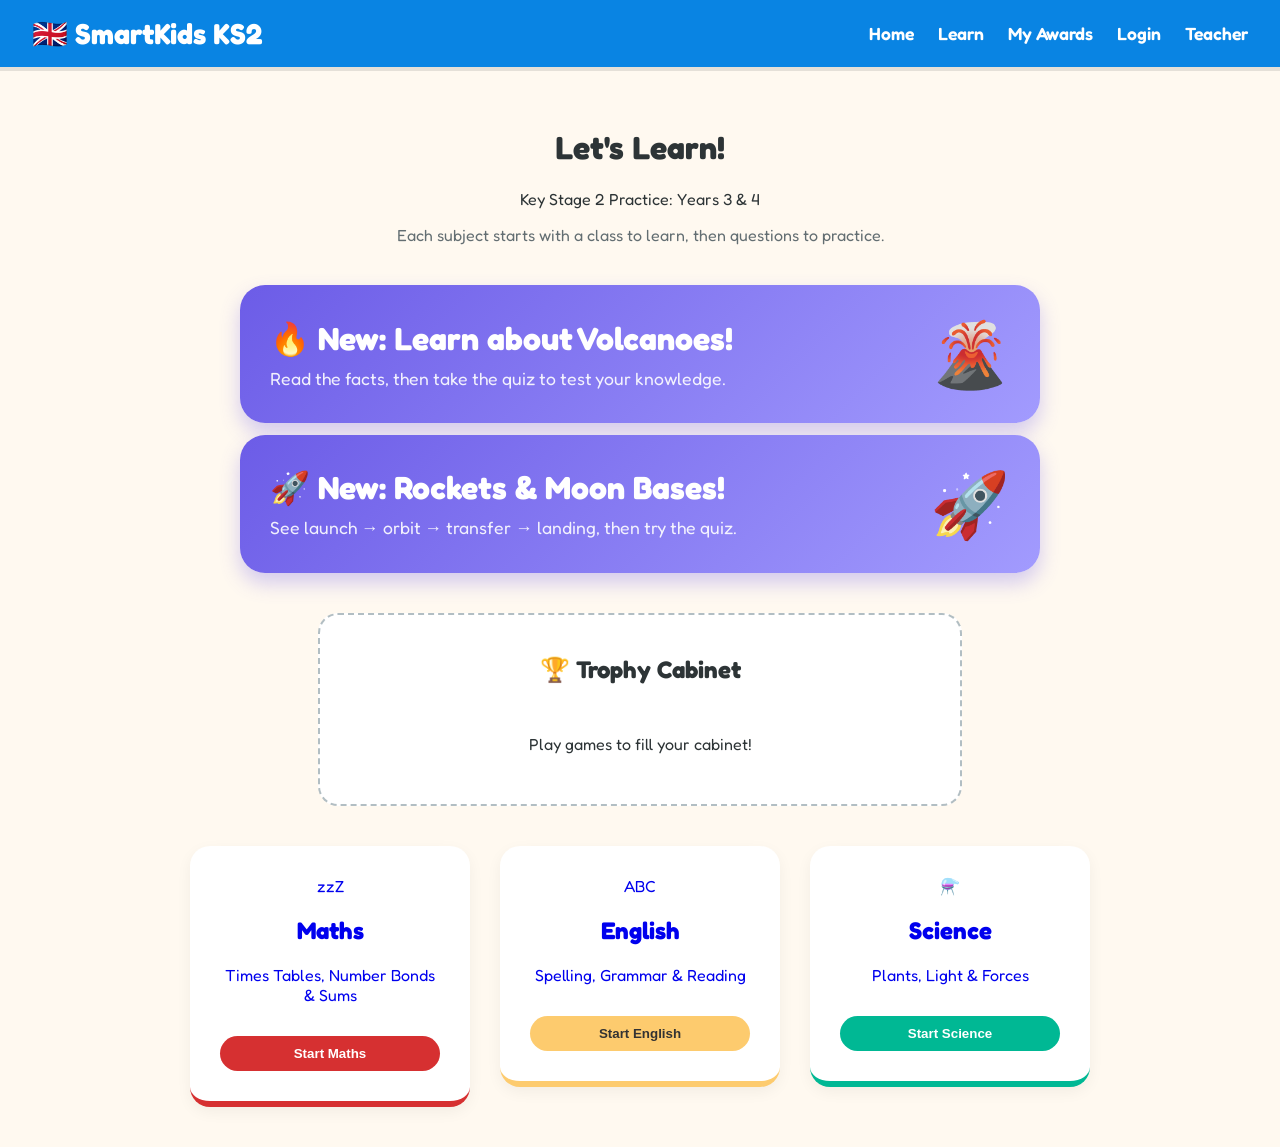
<file: index.html>
<!DOCTYPE html>
<html lang="en">
<head>
    <meta charset="UTF-8">
    <meta name="viewport" content="width=device-width, initial-scale=1.0">
    <title>SmartKids UK - Key Stage 2</title>
    <link rel="stylesheet" href="styles.css">
    <link href="https://fonts.googleapis.com/css2?family=Fredoka:wght@400;600&display=swap" rel="stylesheet">
</head>
<body>
    <header>
        <div class="logo">🇬🇧 SmartKids KS2</div>
        <nav>
            <a href="index.html" class="active">Home</a>
            <a href="learn.html">Learn</a>
            <a href="#awards">My Awards</a>
            <a href="login.html" id="loginLink">Login</a>
            <a href="teacher.html">Teacher</a>
        </nav>
    </header>

    <main>
        <div class="hero">
            <h1>Let's Learn!</h1>
            <p>Key Stage 2 Practice: Years 3 & 4</p>
            <p style="margin-top:8px;color:#636e72;">Each subject starts with a class to learn, then questions to practice.</p>
        </div>

        <!-- Featured Lesson -->
        <div class="featured-section">
            <a href="lesson_volcano.html" class="featured-card">
                <div class="featured-text">
                    <h2>🔥 New: Learn about Volcanoes!</h2>
                    <p>Read the facts, then take the quiz to test your knowledge.</p>
                </div>
                <div class="featured-icon">🌋</div>
            </a>
            <a href="lesson_rockets.html" class="featured-card" style="margin-top:12px;">
                <div class="featured-text">
                    <h2>🚀 New: Rockets & Moon Bases!</h2>
                    <p>See launch → orbit → transfer → landing, then try the quiz.</p>
                </div>
                <div class="featured-icon">🚀</div>
            </a>
        </div>

        <!-- Trophy Cabinet -->
        <div id="awards" class="awards-section">
            <h2>🏆 Trophy Cabinet</h2>
            <div class="trophy-shelf" id="trophyShelf">
                <p>Complete lessons to win trophies!</p>
            </div>
        </div>

        <div class="subject-container">
            <!-- Maths Card -->
            <a href="maths.html" style="text-decoration: none;">
                <div class="card maths">
                    <div class="icon">zzZ</div>
                    <h2>Maths</h2>
                    <p>Times Tables, Number Bonds & Sums</p>
                    <button>Start Maths</button>
                </div>
            </a>

            <!-- English Card -->
            <a href="english.html" style="text-decoration: none;">
                <div class="card english">
                    <div class="icon">ABC</div>
                    <h2>English</h2>
                    <p>Spelling, Grammar & Reading</p>
                    <button>Start English</button>
                </div>
            </a>

            <!-- Science Card -->
            <a href="science.html" style="text-decoration: none;">
                <div class="card science">
                    <div class="icon">⚗️</div>
                    <h2>Science</h2>
                    <p>Plants, Light & Forces</p>
                    <button>Start Science</button>
                </div>
            </a>
        </div>
    </main>

    <script>
        // Load Awards
        const mScore = parseInt(localStorage.getItem('mathsScore') || 0);
        const eScore = parseInt(localStorage.getItem('englishScore') || 0);
        const sScore = parseInt(localStorage.getItem('scienceScore') || 0);
        const mQ = parseInt(localStorage.getItem('mathsQuestions') || 0);
        const eQ = parseInt(localStorage.getItem('englishQuestions') || 0);
        const sQ = parseInt(localStorage.getItem('scienceQuestions') || 0);
        const studentName = localStorage.getItem('studentName');
        if (studentName) {
            const link = document.getElementById('loginLink');
            if (link) link.textContent = "Logged in: " + studentName;
        }
        
        const shelf = document.getElementById('trophyShelf');
        let trophies = "";
        
        // Maths Awards
        if (mScore >= 50) trophies += '<div class="trophy bronze" title="Maths Bronze">🥉<br><small>Maths</small></div>';
        if (mScore >= 100) trophies += '<div class="trophy silver" title="Maths Silver">🥈<br><small>Maths</small></div>';
        if (mScore >= 200) trophies += '<div class="trophy gold" title="Maths Gold">🥇<br><small>Maths</small></div>';
        const mMilestones = Math.floor(mQ/15);
        if (mMilestones > 0) trophies += `<div class="trophy bronze" title="Maths Q Milestone">🎖️<br><small>Q${mMilestones*15}</small></div>`;

        // English Awards
        if (eScore >= 50) trophies += '<div class="trophy bronze" title="English Bronze">🥉<br><small>English</small></div>';
        if (eScore >= 100) trophies += '<div class="trophy silver" title="English Silver">🥈<br><small>English</small></div>';
        if (eScore >= 200) trophies += '<div class="trophy gold" title="English Gold">🥇<br><small>English</small></div>';
        const eMilestones = Math.floor(eQ/15);
        if (eMilestones > 0) trophies += `<div class="trophy bronze" title="English Q Milestone">🎖️<br><small>Q${eMilestones*15}</small></div>`;

        // Science Awards
        if (sScore >= 50) trophies += '<div class="trophy bronze" title="Science Bronze">🥉<br><small>Science</small></div>';
        if (sScore >= 100) trophies += '<div class="trophy silver" title="Science Silver">🥈<br><small>Science</small></div>';
        if (sScore >= 200) trophies += '<div class="trophy gold" title="Science Gold">🥇<br><small>Science</small></div>';
        const sMilestones = Math.floor(sQ/15);
        if (sMilestones > 0) trophies += `<div class="trophy bronze" title="Science Q Milestone">🎖️<br><small>Q${sMilestones*15}</small></div>`;
        
        const rocketsBadge = localStorage.getItem('badgeRockets');
        if (rocketsBadge) trophies += '<div class="trophy gold" title="Rockets Badge">🚀<br><small>Rockets</small></div>';
        
        if (trophies) {
            shelf.innerHTML = trophies;
        } else {
            shelf.innerHTML = "<p>Play games to fill your cabinet!</p>";
        }
    </script>
</body>
</html>
</file>
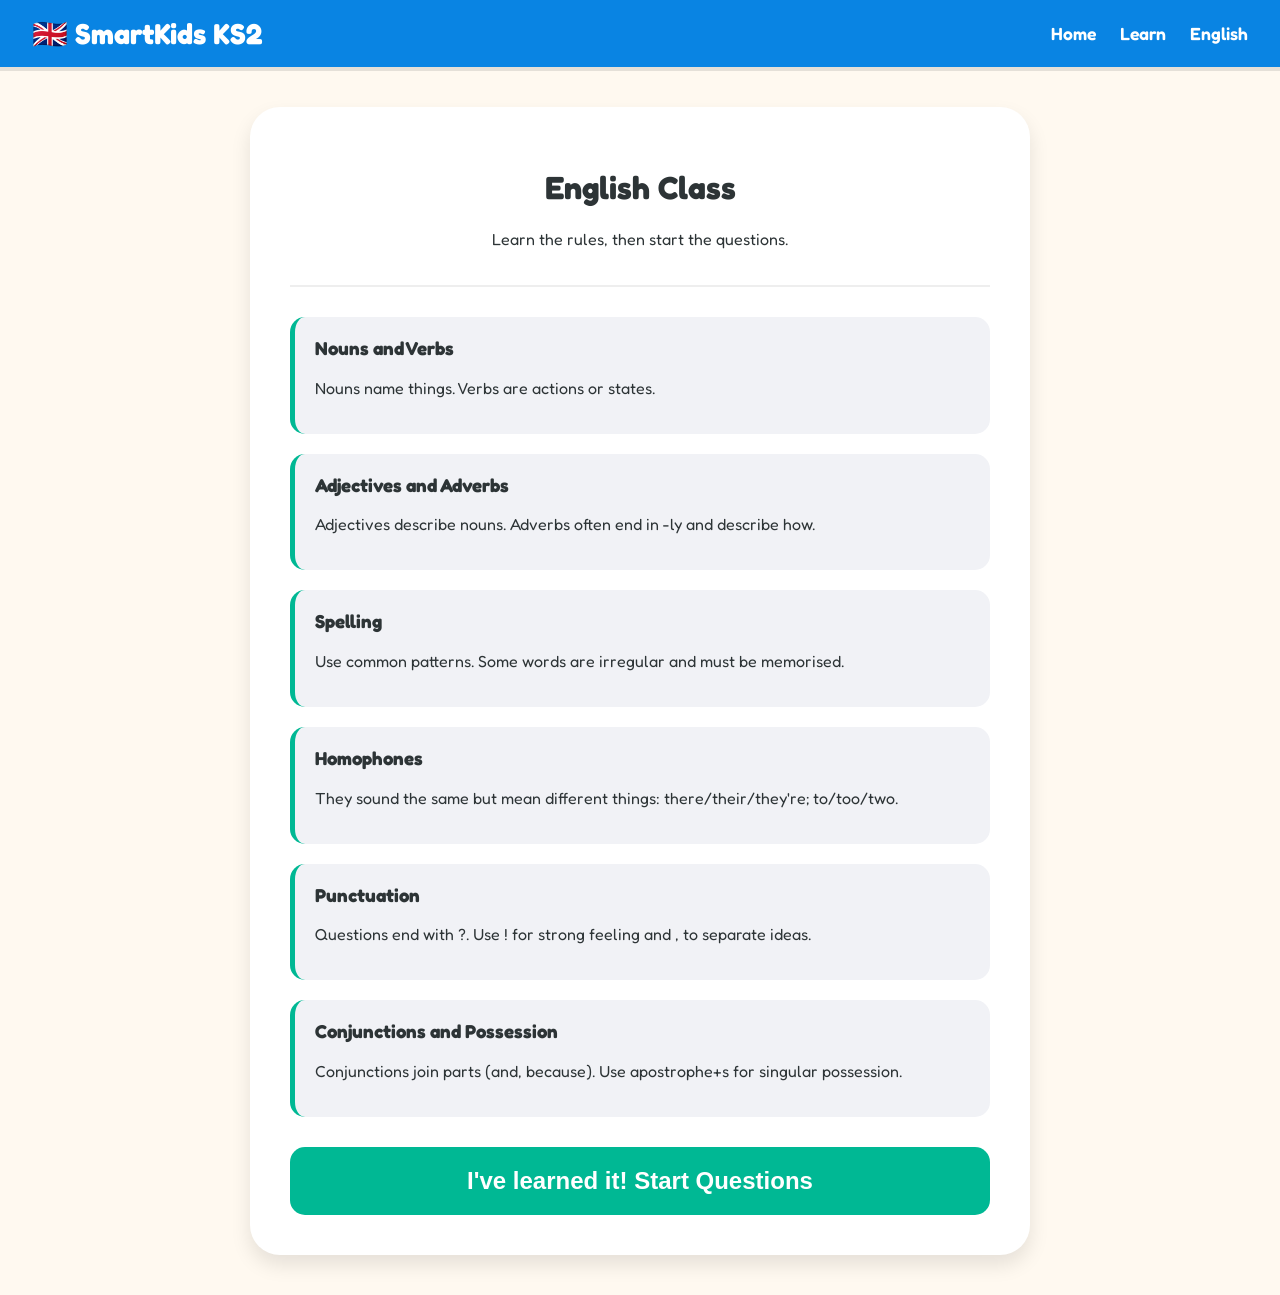
<file: english.html>
<!DOCTYPE html>
<html lang="en">
<head>
    <meta charset="UTF-8">
    <title>English Practice - KS2</title>
    <link rel="stylesheet" href="styles.css">
    <link href="https://fonts.googleapis.com/css2?family=Fredoka:wght@400;600&display=swap" rel="stylesheet">
</head>
<body class="english-theme">
    <header>
        <div class="logo">🇬🇧 SmartKids KS2</div>
        <nav>
            <a href="index.html">Home</a>
            <a href="learn.html">Learn</a>
            <a href="english.html" class="active">English</a>
        </nav>
    </header>

    <main>
        <div id="learn-section" class="lesson-card">
            <div class="lesson-header">
                <h1>English Class</h1>
                <p>Learn the rules, then start the questions.</p>
            </div>
            <div class="lesson-content">
                <div class="fact-box">
                    <h3>Nouns and Verbs</h3>
                    <p>Nouns name things. Verbs are actions or states.</p>
                </div>
                <div class="fact-box">
                    <h3>Adjectives and Adverbs</h3>
                    <p>Adjectives describe nouns. Adverbs often end in -ly and describe how.</p>
                </div>
                <div class="fact-box">
                    <h3>Spelling</h3>
                    <p>Use common patterns. Some words are irregular and must be memorised.</p>
                </div>
                <div class="fact-box">
                    <h3>Homophones</h3>
                    <p>They sound the same but mean different things: there/their/they're; to/too/two.</p>
                </div>
                <div class="fact-box">
                    <h3>Punctuation</h3>
                    <p>Questions end with ?. Use ! for strong feeling and , to separate ideas.</p>
                </div>
                <div class="fact-box">
                    <h3>Conjunctions and Possession</h3>
                    <p>Conjunctions join parts (and, because). Use apostrophe+s for singular possession.</p>
                </div>
            </div>
            <button class="start-quiz-btn" onclick="startQuiz()">I've learned it! Start Questions</button>
        </div>

        <div id="quiz-section" class="game-area" style="display:none;">
            <div class="score-board">
                <span>Score: <span id="scoreDisplay">0</span></span>
                <span>Grammar & Spelling</span>
            </div>

            <div id="gameContent">
                <div id="tipBox" class="tip-box"></div>
                <h2 id="question" style="font-size: 2rem;">Loading...</h2>
                <div id="options" class="options-grid">
                    <!-- Buttons will appear here -->
                </div>
            </div>

            <div id="feedback" class="feedback"></div>
            
            <p style="margin-top:30px; font-size: 0.9rem; color: #888;">
                Aligned to UK National Curriculum (KS2)
            </p>
        </div>
    </main>

    <script>
        const apiBase = location.hostname.endsWith('github.io') ? (localStorage.getItem('apiBase') || 'https://schooltrae-backend.onrender.com') : '';
        let currentScore = parseInt(localStorage.getItem('englishScore')) || 0;
        let currentQuestion = {};

        // Question Bank (KS2: Nouns, Verbs, Adjectives, Homophones, Spelling)
        const questions = [
            { q: "Which word is a NOUN?", tip: "A noun names a person, place or thing.", options: ["Run", "Happy", "Apple", "Quickly"], a: "Apple" },
            { q: "Which word is a VERB?", tip: "A verb is an action or being word.", options: ["Table", "Jump", "Blue", "Slowly"], a: "Jump" },
            { q: "Which word is an ADJECTIVE?", tip: "An adjective describes a noun.", options: ["Cat", "Sing", "Beautiful", "Tomorrow"], a: "Beautiful" },
            { q: "Choose the correct spelling:", tip: "Sound out the word and check common spelling patterns.", options: ["Becus", "Because", "Becuase", "Beacuse"], a: "Because" },
            { q: "Choose the correct spelling:", tip: "Double consonants are common after short vowels.", options: ["Necessary", "Neccessary", "Necesary", "Nesessary"], a: "Necessary" },
            { q: "Complete the sentence: <br> 'The cat sat on ___ mat.'", tip: "Use 'their' for possession; 'there' for place; 'they're' = they are.", options: ["their", "there", "they're", "their's"], a: "their" },
            { q: "Which is the plural of 'Child'?", tip: "Some plurals are irregular.", options: ["Childs", "Children", "Childrens", "Childes"], a: "Children" },
            { q: "Find the ADVERB:", tip: "An adverb often ends in -ly and describes how.", options: ["Loudly", "Loud", "Noise", "Shout"], a: "Loudly" },
            { q: "Which is a proper noun?", tip: "Proper nouns begin with a capital letter.", options: ["city", "london", "London", "town"], a: "London" },
            { q: "Past tense of 'Go':", tip: "Some verbs have irregular past tense forms.", options: ["Goed", "Gone", "Went", "Going"], a: "Went" },
            { q: "Choose the correct homophone: <br> 'We went ___ the park.'", tip: "'to' shows direction, 'too' means also, 'two' is the number.", options: ["to", "too", "two", "toe"], a: "to" },
            { q: "Choose the correct homophone: <br> 'That is ___ book.'", tip: "Use 'their' for possession.", options: ["their", "there", "they're", "theirs'"], a: "their" },
            { q: "Which needs a capital letter?", tip: "Days, places and names need capitals.", options: ["monday", "river thames", "london", "cat"], a: "london" },
            { q: "Which sentence is a QUESTION?", tip: "Questions usually end with a question mark.", options: ["The dog barked.", "Is it raining?", "I like cake.", "We played football."], a: "Is it raining?" },
            { q: "Pick the correct punctuation: <br> 'Stop ___' said Mum.", tip: "Exclamation marks show strong feeling.", options: [",", ".", "!", "?"], a: "!" },
            { q: "Which is a conjunction?", tip: "Conjunctions join words or clauses.", options: ["and", "happy", "quickly", "table"], a: "and" },
            { q: "Which shows possession correctly?", tip: "Use apostrophe + s for singular possession.", options: ["the dogs tail", "the dog's tail", "the dogs' tail", "the dog tail"], a: "the dog's tail" },
            { q: "Which word is a synonym of 'big'?", tip: "A synonym means the same or similar.", options: ["tiny", "large", "small", "little"], a: "large" },
            { q: "Which word is an antonym of 'hot'?", tip: "An antonym is an opposite.", options: ["warm", "spicy", "cold", "boiling"], a: "cold" },
            { q: "Past tense of 'See':", tip: "Think of common irregular pairs: go/went, see/saw.", options: ["Sees", "Seeing", "Saw", "Seen"], a: "Saw" },
            { q: "Which completes the sentence? <br> 'She ran ____ she was late.'", tip: "Conjunctions like 'because' give a reason.", options: ["because", "blue", "careful", "over"], a: "because" },
            { q: "Which sentence uses 'they're' correctly?", tip: "'they're' = 'they are'; 'their' shows possession; 'there' is place.", options: ["They're my friends.", "Their going home.", "There happy today.", "They're car is red."], a: "They're my friends." },
            { q: "Pick the correct spelling:", tip: "Use known spellings of months.", options: ["Febuary", "Febrary", "February", "Feburary"], a: "February" },
            { q: "Which is a fronted adverbial?", tip: "Fronted adverbials go at the start and are followed by a comma.", options: ["Quickly", "He ran quickly.", "After lunch, we went outside.", "Lunch"], a: "After lunch, we went outside." }
        ];

        updateScoreUI();

        function startQuiz() {
            const learn = document.getElementById('learn-section');
            const quiz = document.getElementById('quiz-section');
            if (learn) learn.style.display = 'none';
            if (quiz) quiz.style.display = 'block';
            generateQuestion();
        }

        function generateQuestion() {
            // Pick random question
            const index = Math.floor(Math.random() * questions.length);
            currentQuestion = questions[index];

            document.getElementById('question').innerHTML = currentQuestion.q;
            document.getElementById('tipBox').innerText = currentQuestion.tip || "Read carefully and think about the grammar rule.";
            
            const optionsDiv = document.getElementById('options');
            optionsDiv.innerHTML = "";

            // Shuffle options logic (optional, but keeping simple for now)
            // We just render them as is for simplicity, or could shuffle if needed.
            // Let's simple shuffle to make it replayable.
            let opts = [...currentQuestion.options];
            opts.sort(() => Math.random() - 0.5);

            opts.forEach(opt => {
                const btn = document.createElement('button');
                btn.className = 'option-btn';
                btn.innerText = opt;
                btn.onclick = () => checkAnswer(opt);
                optionsDiv.appendChild(btn);
            });
        }

        function checkAnswer(selected) {
            const feedback = document.getElementById('feedback');

            if (selected === currentQuestion.a) {
                currentScore += 10;
                feedback.innerText = "Correct! 🌟";
                feedback.className = "feedback correct";
                checkAwards(currentScore);
            } else {
                currentScore = Math.max(0, currentScore - 5);
                feedback.innerText = `Oops! The answer was: ${currentQuestion.a}`;
                feedback.className = "feedback wrong";
            }

            const qKey = 'englishQuestions';
            let qCount = parseInt(localStorage.getItem(qKey) || 0);
            qCount += 1;
            localStorage.setItem(qKey, qCount);
            if (qCount % 15 === 0) {
                alert(`🎖️ English Milestone: ${qCount} questions completed!`);
            }

            localStorage.setItem('englishScore', currentScore);
            updateScoreUI();
            reportProgress();
            
            // Disable buttons temporarily
            const btns = document.querySelectorAll('.option-btn');
            btns.forEach(b => b.disabled = true);

            setTimeout(() => {
                feedback.innerText = "";
                generateQuestion();
            }, 2000);
        }

        function updateScoreUI() {
            document.getElementById('scoreDisplay').innerText = currentScore;
        }

        function checkAwards(score) {
            if (score === 50) alert("🏆 New Award: Bronze Bookworm!");
            if (score === 100) alert("🏆 New Award: Silver Storyteller!");
            if (score === 200) alert("🏆 New Award: Gold Grammarian!");
        }

        async function reportProgress() {
            const sid = localStorage.getItem('studentId');
            if (!sid) return;
            const questionsCount = parseInt(localStorage.getItem('englishQuestions') || 0);
            try {
                await fetch((apiBase || '') + '/api/progress', {
                    method: 'POST',
                    headers: {'Content-Type':'application/json'},
                    body: JSON.stringify({studentId: sid, subject: 'english', scoreTotal: currentScore, questionsCount})
                });
            } catch (e) {}
        }
    </script>
</body>
</html>
</file>
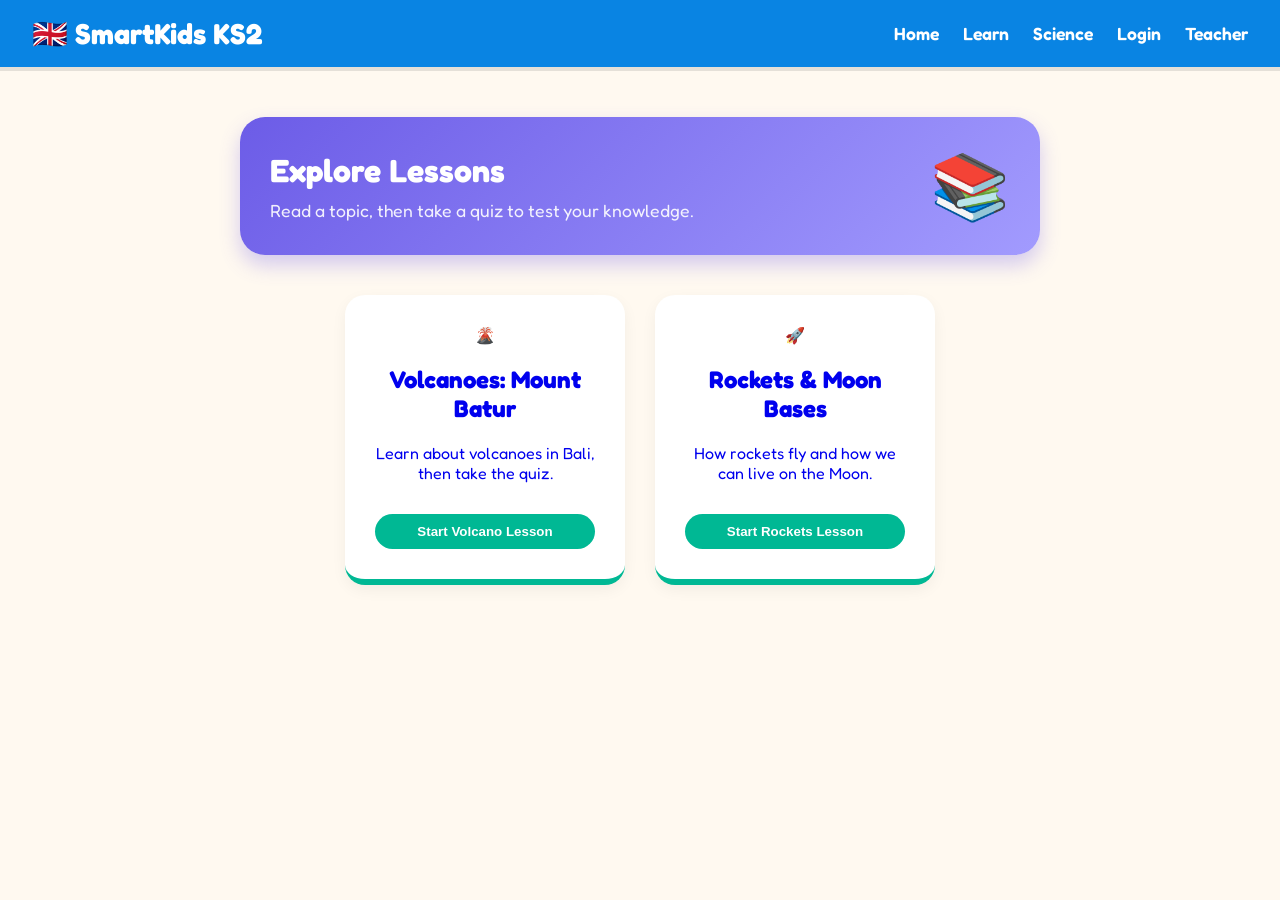
<file: learn.html>
<!DOCTYPE html>
<html lang="en">
<head>
    <meta charset="UTF-8">
    <meta name="viewport" content="width=device-width, initial-scale=1.0">
    <title>Learn Hub - SmartKids KS2</title>
    <link rel="stylesheet" href="styles.css">
    <link href="https://fonts.googleapis.com/css2?family=Fredoka:wght@400;600&display=swap" rel="stylesheet">
</head>
<body class="science-theme">
    <header>
        <div class="logo">🇬🇧 SmartKids KS2</div>
        <nav>
            <a href="index.html">Home</a>
            <a href="learn.html" class="active">Learn</a>
            <a href="science.html">Science</a>
            <a href="login.html">Login</a>
            <a href="teacher.html">Teacher</a>
        </nav>
    </header>

    <main>
        <div class="featured-section" style="margin-top:10px;">
            <div class="featured-card" style="display:flex;align-items:center;gap:16px;">
                <div class="featured-text">
                    <h2>Explore Lessons</h2>
                    <p>Read a topic, then take a quiz to test your knowledge.</p>
                </div>
                <div class="featured-icon">📚</div>
            </div>
        </div>

        <div class="subject-container">
            <a href="lesson_volcano.html" style="text-decoration:none;">
                <div class="card science">
                    <div class="icon">🌋</div>
                    <h2>Volcanoes: Mount Batur</h2>
                    <p>Learn about volcanoes in Bali, then take the quiz.</p>
                    <button>Start Volcano Lesson</button>
                </div>
            </a>

            <a href="lesson_rockets.html" style="text-decoration:none;">
                <div class="card science">
                    <div class="icon">🚀</div>
                    <h2>Rockets & Moon Bases</h2>
                    <p>How rockets fly and how we can live on the Moon.</p>
                    <button>Start Rockets Lesson</button>
                </div>
            </a>
        </div>
    </main>
</body>
</html>
</file>
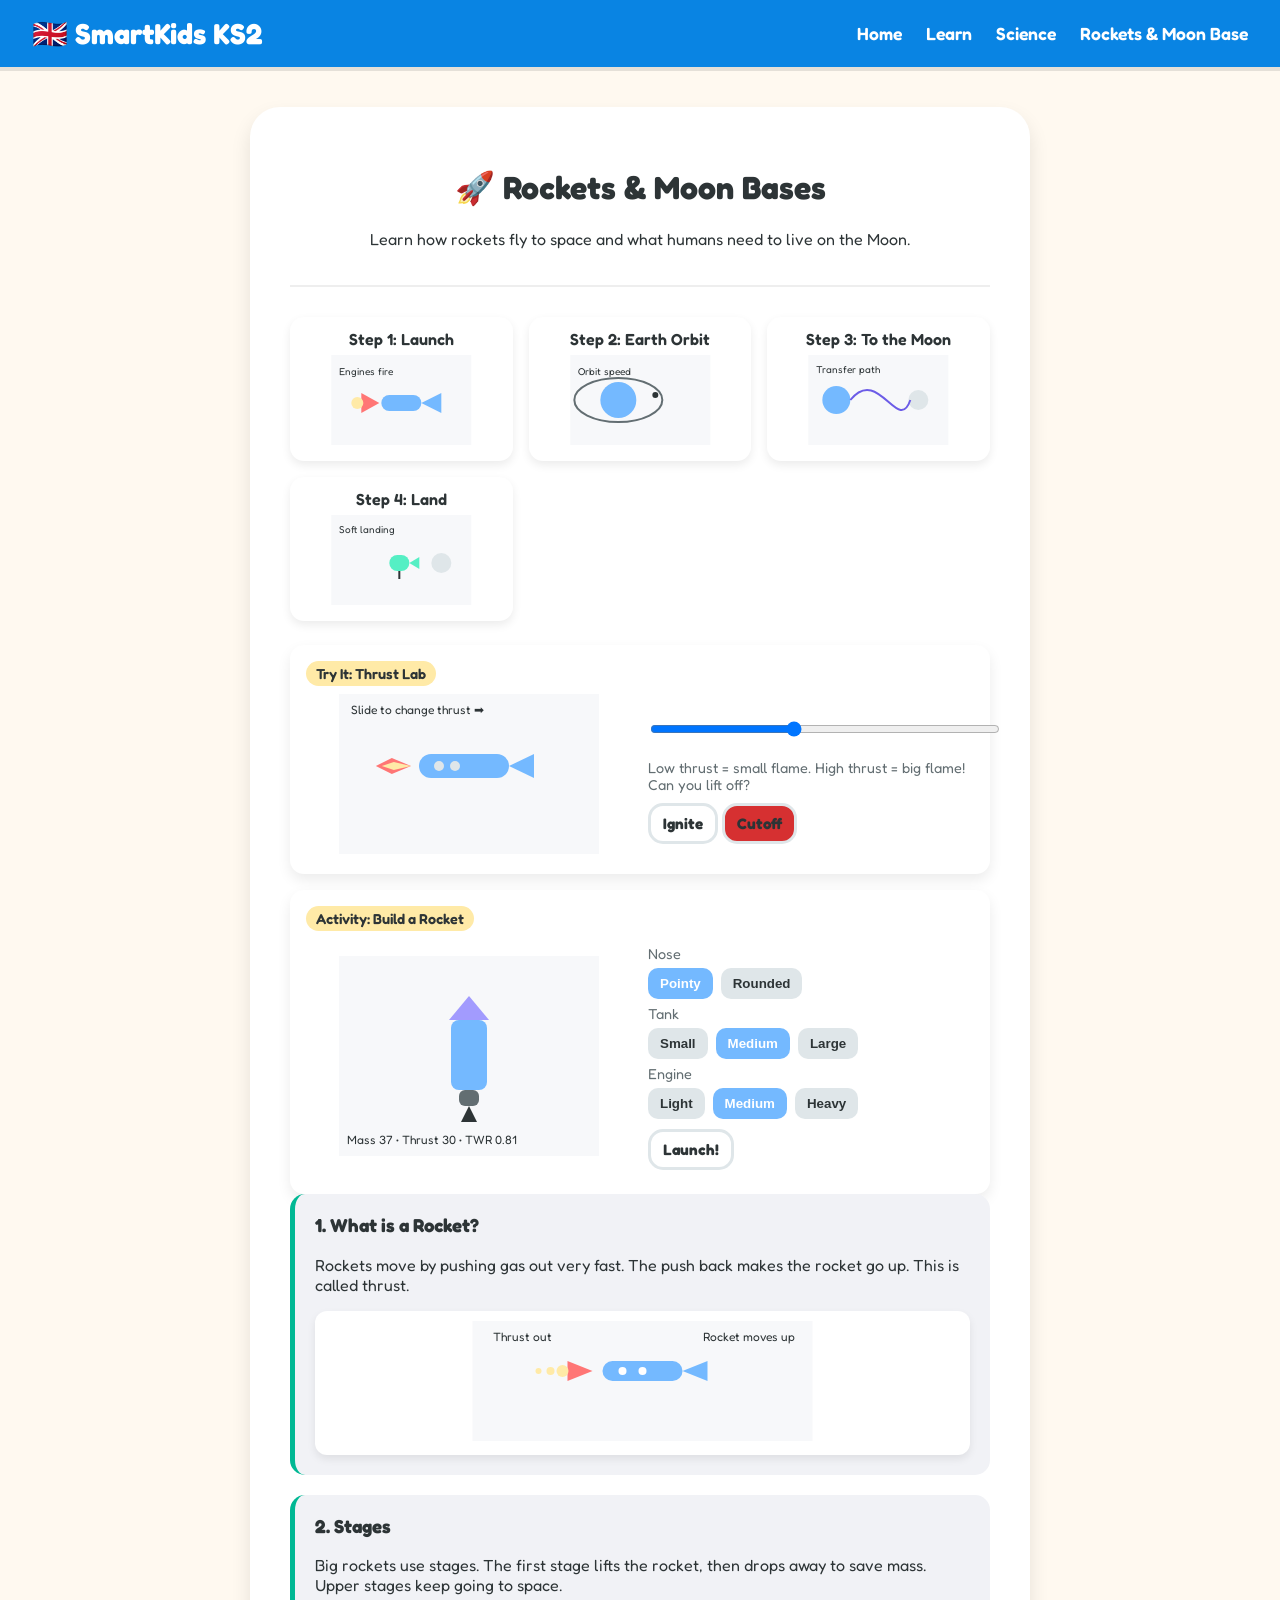
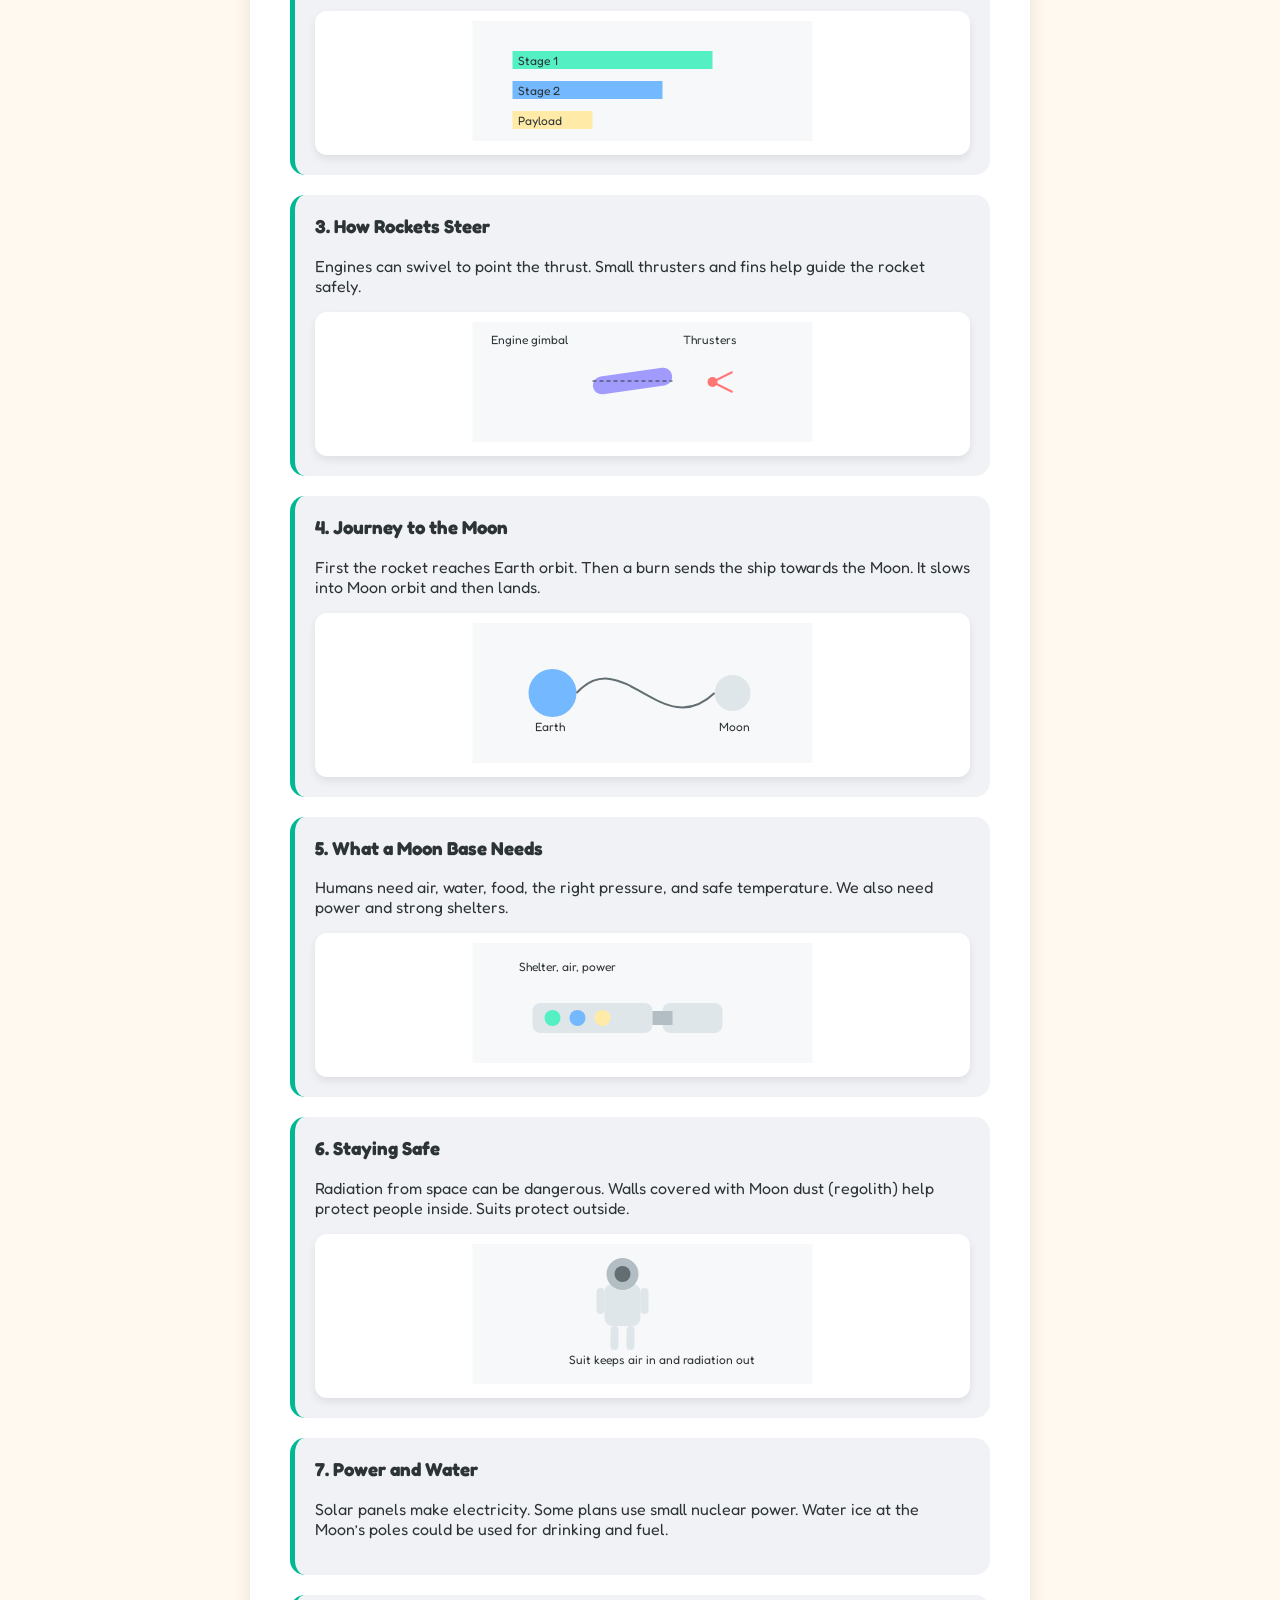
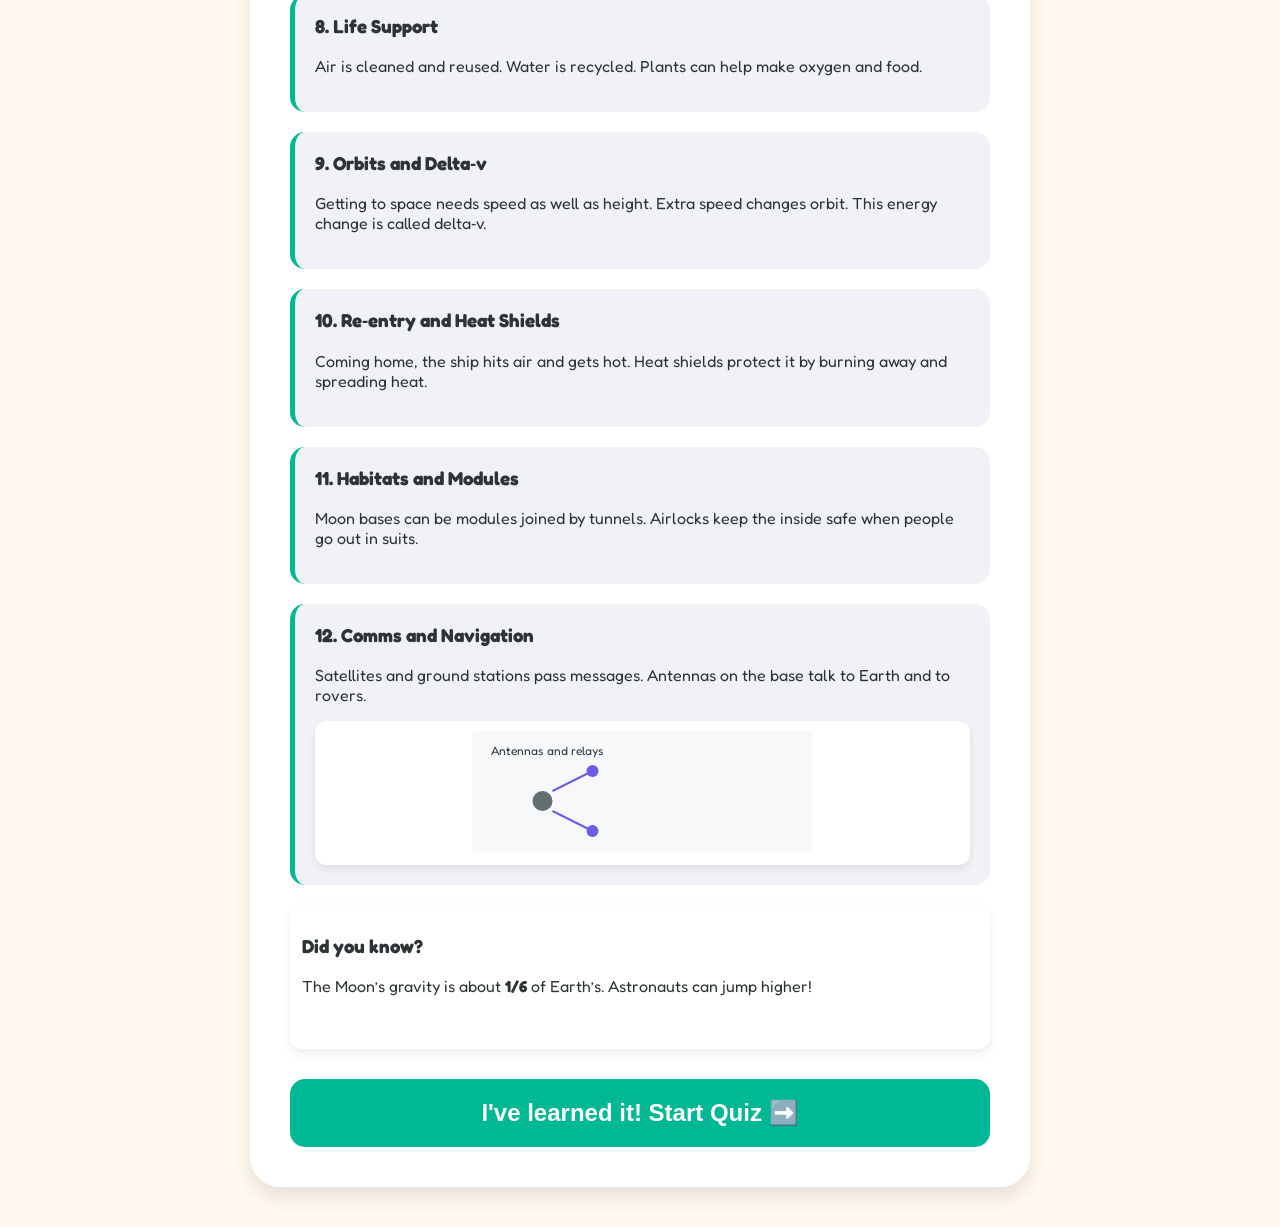
<file: lesson_rockets.html>
<!DOCTYPE html>
<html lang="en">
<head>
    <meta charset="UTF-8">
    <title>Learn: Space Rockets & Moon Bases - SmartKids</title>
    <link rel="stylesheet" href="styles.css">
    <link href="https://fonts.googleapis.com/css2?family=Fredoka:wght@400;600&display=swap" rel="stylesheet">
        <style>
            .lab-card {background:#fff;border-radius:14px;padding:16px;box-shadow:0 6px 14px rgba(0,0,0,0.08)}
            .lab-row {display:grid;grid-template-columns:1fr 1fr;gap:16px;align-items:center}
            .badge {display:inline-block;background:#ffeaa7;color:#2d3436;border-radius:999px;padding:4px 10px;font-weight:600;font-size:0.9rem;margin-bottom:8px}
            .mini-note {font-size:0.9rem;color:#636e72;margin-top:6px}
            .pulse {animation:pulse 1.8s ease-in-out infinite}
            @keyframes pulse {0%{transform:scale(1)}50%{transform:scale(1.05)}100%{transform:scale(1)}}
            .flip {perspective:1000px}
            .flip-inner {position:relative;transform-style:preserve-3d;transition:transform .6s}
            .flip:hover .flip-inner {transform:rotateY(180deg)}
            .flip-face {position:relative;min-height:120px;background:#fff;border-radius:12px;box-shadow:0 4px 10px rgba(0,0,0,0.08);padding:12px;backface-visibility:hidden}
            .flip-back {transform:rotateY(180deg);position:absolute;top:0;left:0;right:0;bottom:0}
            .option-btn.tiny {padding:8px 12px;font-size:0.95rem}
            .choice-row {display:flex;flex-wrap:wrap;gap:8px;margin:6px 0 2px}
            .choice-btn {border:none;border-radius:10px;padding:8px 12px;background:#dfe6e9;color:#2d3436;font-weight:600;cursor:pointer}
            .choice-btn.active {background:#74b9ff;color:#fff}
            .status-chip {display:inline-block;border-radius:999px;padding:4px 10px;font-weight:700}
            .status-ok {background:#55efc4;color:#2d3436}
            .status-warn {background:#ffeaa7;color:#2d3436}
            .status-bad {background:#fab1a0;color:#2d3436}
        </style>
</head>
<body class="science-theme">
    <header>
        <div class="logo">🇬🇧 SmartKids KS2</div>
        <nav>
            <a href="index.html">Home</a>
            <a href="learn.html">Learn</a>
            <a href="science.html">Science</a>
            <a href="#" class="active">Rockets & Moon Base</a>
        </nav>
    </header>

    <main>
        <div id="learn-section" class="lesson-card">
            <div class="lesson-header">
                <h1>🚀 Rockets & Moon Bases</h1>
                <p>Learn how rockets fly to space and what humans need to live on the Moon.</p>
            </div>

            <div style="display:grid;grid-template-columns:repeat(auto-fit,minmax(180px,1fr));gap:16px;margin:10px 0 24px;">
                <div style="background:#fff;border-radius:14px;padding:12px;box-shadow:0 4px 10px rgba(0,0,0,0.08);text-align:center;">
                    <div style="font-weight:600;margin-bottom:6px;">Step 1: Launch</div>
                    <svg viewBox="0 0 140 90" width="100%" height="90" xmlns="http://www.w3.org/2000/svg">
                        <rect x="0" y="0" width="140" height="90" fill="#f7f8fa"/>
                        <rect x="50" y="40" width="40" height="16" rx="8" fill="#74b9ff"/>
                        <polygon points="90,48 110,58 110,38" fill="#74b9ff"/>
                        <polygon points="48,48 30,38 30,58" fill="#ff7675"/>
                        <circle cx="26" cy="48" r="6" fill="#ffeaa7"/>
                        <text x="8" y="20" fill="#2d3436" font-size="10" font-family="Fredoka">Engines fire</text>
                    </svg>
                </div>
                <div style="background:#fff;border-radius:14px;padding:12px;box-shadow:0 4px 10px rgba(0,0,0,0.08);text-align:center;">
                    <div style="font-weight:600;margin-bottom:6px;">Step 2: Earth Orbit</div>
                    <svg viewBox="0 0 140 90" width="100%" height="90" xmlns="http://www.w3.org/2000/svg">
                        <rect x="0" y="0" width="140" height="90" fill="#f7f8fa"/>
                        <circle cx="48" cy="45" r="18" fill="#74b9ff"/>
                        <ellipse cx="48" cy="45" rx="44" ry="22" fill="none" stroke="#636e72" stroke-width="2"/>
                        <circle cx="85" cy="40" r="3" fill="#2d3436"/>
                        <text x="8" y="20" fill="#2d3436" font-size="10" font-family="Fredoka">Orbit speed</text>
                    </svg>
                </div>
                <div style="background:#fff;border-radius:14px;padding:12px;box-shadow:0 4px 10px rgba(0,0,0,0.08);text-align:center;">
                    <div style="font-weight:600;margin-bottom:6px;">Step 3: To the Moon</div>
                    <svg viewBox="0 0 140 90" width="100%" height="90" xmlns="http://www.w3.org/2000/svg">
                        <rect x="0" y="0" width="140" height="90" fill="#f7f8fa"/>
                        <circle cx="28" cy="45" r="14" fill="#74b9ff"/>
                        <circle cx="110" cy="45" r="10" fill="#dfe6e9"/>
                        <path d="M 42 45 C 70 10, 90 80, 102 45" fill="none" stroke="#6c5ce7" stroke-width="2"/>
                        <text x="8" y="18" fill="#2d3436" font-size="10" font-family="Fredoka">Transfer path</text>
                    </svg>
                </div>
                <div style="background:#fff;border-radius:14px;padding:12px;box-shadow:0 4px 10px rgba(0,0,0,0.08);text-align:center;">
                    <div style="font-weight:600;margin-bottom:6px;">Step 4: Land</div>
                    <svg viewBox="0 0 140 90" width="100%" height="90" xmlns="http://www.w3.org/2000/svg">
                        <rect x="0" y="0" width="140" height="90" fill="#f7f8fa"/>
                        <circle cx="110" cy="48" r="10" fill="#dfe6e9"/>
                        <rect x="58" y="40" width="20" height="16" rx="8" fill="#55efc4"/>
                        <polygon points="78,48 88,54 88,42" fill="#55efc4"/>
                        <line x1="68" y1="56" x2="68" y2="64" stroke="#2d3436" stroke-width="2"/>
                        <text x="8" y="18" fill="#2d3436" font-size="10" font-family="Fredoka">Soft landing</text>
                    </svg>
                </div>
            </div>

            <div class="lesson-content">
                <div class="lab-card">
                    <span class="badge">Try It: Thrust Lab</span>
                    <div class="lab-row">
                        <div>
                            <svg id="thrustLab" viewBox="0 0 260 160" width="100%" height="160" xmlns="http://www.w3.org/2000/svg">
                                <rect x="0" y="0" width="260" height="160" fill="#f7f8fa"/>
                                <!-- Rocket body -->
                                <g transform="translate(80,40)">
                                    <rect x="0" y="20" width="90" height="24" rx="12" fill="#74b9ff"/>
                                    <polygon points="90,32 115,44 115,20" fill="#74b9ff"/>
                                    <circle cx="20" cy="32" r="5" fill="#dfe6e9"/>
                                    <circle cx="36" cy="32" r="5" fill="#dfe6e9"/>
                                </g>
                                <!-- Flame (dynamic width/length) -->
                                <g transform="translate(80,40)">
                                    <polygon id="flame" points="-8,32 -28,40 -44,32 -28,24" fill="#ff7675" class="pulse"/>
                                    <polygon id="flameCore" points="-8,32 -22,36 -36,32 -22,28" fill="#ffeaa7"/>
                                </g>
                                <text x="12" y="20" fill="#2d3436" font-size="12" font-family="Fredoka">Slide to change thrust ➡</text>
                            </svg>
                        </div>
                        <div>
                            <input id="throttle" type="range" min="0" max="100" value="40" style="width:100%;">
                            <div class="mini-note">Low thrust = small flame. High thrust = big flame! Can you lift off?</div>
                            <div style="margin-top:10px;">
                                <button class="option-btn tiny" id="igniteBtn">Ignite</button>
                                <button class="option-btn tiny" id="cutoffBtn" style="background:#d63031;">Cutoff</button>
                            </div>
                        </div>
                    </div>
                </div>

                <div class="lab-card" style="margin-top:16px;">
                    <span class="badge">Activity: Build a Rocket</span>
                    <div class="lab-row">
                        <div>
                            <svg id="builderSvg" viewBox="0 0 260 200" width="100%" height="200" xmlns="http://www.w3.org/2000/svg">
                                <rect x="0" y="0" width="260" height="200" fill="#f7f8fa"/>
                                <g id="rocketGroup" transform="translate(110,40)">
                                    <polygon id="nose" points="20,0 0,24 40,24" fill="#a29bfe"/>
                                    <rect id="tank" x="2" y="24" width="36" height="70" rx="8" fill="#74b9ff"/>
                                    <rect id="engine" x="10" y="94" width="20" height="16" rx="6" fill="#636e72"/>
                                    <polygon id="nozzle" points="20,110 12,126 28,126" fill="#2d3436"/>
                                    <polygon id="builderFlame" points="20,126 0,134 -14,126 0,118" fill="#ff7675" opacity="0"/>
                                    <polygon id="builderFlameCore" points="20,126 6,130 -6,126 6,122" fill="#ffeaa7" opacity="0"/>
                                </g>
                                <text id="twrlbl" x="8" y="188" fill="#2d3436" font-size="12" font-family="Fredoka"></text>
                            </svg>
                        </div>
                        <div>
                            <div>
                                <div class="mini-note">Nose</div>
                                <div class="choice-row">
                                    <button id="nosePointy" class="choice-btn">Pointy</button>
                                    <button id="noseRounded" class="choice-btn">Rounded</button>
                                </div>
                            </div>
                            <div>
                                <div class="mini-note">Tank</div>
                                <div class="choice-row">
                                    <button id="tankSmall" class="choice-btn">Small</button>
                                    <button id="tankMedium" class="choice-btn">Medium</button>
                                    <button id="tankLarge" class="choice-btn">Large</button>
                                </div>
                            </div>
                            <div>
                                <div class="mini-note">Engine</div>
                                <div class="choice-row">
                                    <button id="engLight" class="choice-btn">Light</button>
                                    <button id="engMedium" class="choice-btn">Medium</button>
                                    <button id="engHeavy" class="choice-btn">Heavy</button>
                                </div>
                            </div>
                            <div style="margin-top:10px;">
                                <button id="launchBtn" class="option-btn tiny">Launch!</button>
                                <div id="launchMsg" class="mini-note" style="margin-top:8px;"></div>
                            </div>
                        </div>
                    </div>
                </div>

                <div class="fact-box">
                    <h3>1. What is a Rocket?</h3>
                    <p>Rockets move by pushing gas out very fast. The push back makes the rocket go up. This is called thrust.</p>
                    <div style="background:#fff;border-radius:12px;padding:10px;box-shadow:0 4px 8px rgba(0,0,0,0.08);text-align:center;">
                        <svg viewBox="0 0 340 120" width="100%" height="120" xmlns="http://www.w3.org/2000/svg">
                            <rect x="0" y="0" width="340" height="120" fill="#f7f8fa"/>
                            <g>
                                <rect x="130" y="40" width="80" height="20" fill="#74b9ff" rx="10"/>
                                <polygon points="210,50 235,60 235,40" fill="#74b9ff"/>
                                <circle cx="150" cy="50" r="4" fill="#fff"/>
                                <circle cx="170" cy="50" r="4" fill="#fff"/>
                            </g>
                            <g>
                                <polygon points="120,50 95,40 95,60" fill="#ff7675"/>
                                <circle cx="90" cy="50" r="6" fill="#ffeaa7"/>
                                <circle cx="78" cy="50" r="4" fill="#ffeaa7"/>
                                <circle cx="66" cy="50" r="3" fill="#ffeaa7"/>
                            </g>
                            <text x="20" y="20" fill="#2d3436" font-size="12" font-family="Fredoka">Thrust out</text>
                            <text x="230" y="20" fill="#2d3436" font-size="12" font-family="Fredoka">Rocket moves up</text>
                        </svg>
                    </div>
                </div>

                <div class="fact-box">
                    <h3>2. Stages</h3>
                    <p>Big rockets use stages. The first stage lifts the rocket, then drops away to save mass. Upper stages keep going to space.</p>
                    <div style="background:#fff;border-radius:12px;padding:10px;box-shadow:0 4px 8px rgba(0,0,0,0.08);">
                        <svg viewBox="0 0 340 120" width="100%" height="120" xmlns="http://www.w3.org/2000/svg">
                            <rect x="0" y="0" width="340" height="120" fill="#f7f8fa"/>
                            <rect x="40" y="30" width="200" height="18" fill="#55efc4"/>
                            <text x="45" y="44" fill="#2d3436" font-size="12" font-family="Fredoka">Stage 1</text>
                            <rect x="40" y="60" width="150" height="18" fill="#74b9ff"/>
                            <text x="45" y="74" fill="#2d3436" font-size="12" font-family="Fredoka">Stage 2</text>
                            <rect x="40" y="90" width="80" height="18" fill="#ffeaa7"/>
                            <text x="45" y="104" fill="#2d3436" font-size="12" font-family="Fredoka">Payload</text>
                        </svg>
                    </div>
                </div>

                <div class="fact-box">
                    <h3>3. How Rockets Steer</h3>
                    <p>Engines can swivel to point the thrust. Small thrusters and fins help guide the rocket safely.</p>
                    <div style="background:#fff;border-radius:12px;padding:10px;box-shadow:0 4px 8px rgba(0,0,0,0.08);text-align:center;">
                        <svg viewBox="0 0 340 120" width="100%" height="120" xmlns="http://www.w3.org/2000/svg">
                            <rect x="0" y="0" width="340" height="120" fill="#f7f8fa"/>
                            <g>
                                <rect x="120" y="50" width="80" height="18" fill="#a29bfe" rx="9" transform="rotate(-8 160 59)"/>
                                <line x1="120" y1="59" x2="200" y2="59" stroke="#2d3436" stroke-dasharray="4 3"/>
                            </g>
                            <g>
                                <circle cx="240" cy="60" r="5" fill="#ff7675"/>
                                <line x1="240" y1="60" x2="260" y2="50" stroke="#ff7675" stroke-width="2"/>
                                <line x1="240" y1="60" x2="260" y2="70" stroke="#ff7675" stroke-width="2"/>
                            </g>
                            <text x="18" y="22" fill="#2d3436" font-size="12" font-family="Fredoka">Engine gimbal</text>
                            <text x="210" y="22" fill="#2d3436" font-size="12" font-family="Fredoka">Thrusters</text>
                        </svg>
                    </div>
                </div>

                <div class="fact-box">
                    <h3>4. Journey to the Moon</h3>
                    <p>First the rocket reaches Earth orbit. Then a burn sends the ship towards the Moon. It slows into Moon orbit and then lands.</p>
                    <div style="background:#fff;border-radius:12px;padding:10px;box-shadow:0 4px 8px rgba(0,0,0,0.08);text-align:center;">
                        <svg viewBox="0 0 340 140" width="100%" height="140" xmlns="http://www.w3.org/2000/svg">
                            <rect x="0" y="0" width="340" height="140" fill="#f7f8fa"/>
                            <circle cx="80" cy="70" r="24" fill="#74b9ff"/>
                            <circle cx="260" cy="70" r="18" fill="#dfe6e9"/>
                            <path d="M 104 70 C 150 20, 190 120, 242 70" fill="none" stroke="#636e72" stroke-width="2"/>
                            <text x="62" y="108" fill="#2d3436" font-size="12" font-family="Fredoka">Earth</text>
                            <text x="246" y="108" fill="#2d3436" font-size="12" font-family="Fredoka">Moon</text>
                        </svg>
                    </div>
                </div>

                <div class="fact-box">
                    <h3>5. What a Moon Base Needs</h3>
                    <p>Humans need air, water, food, the right pressure, and safe temperature. We also need power and strong shelters.</p>
                    <div style="background:#fff;border-radius:12px;padding:10px;box-shadow:0 4px 8px rgba(0,0,0,0.08);text-align:center;">
                        <svg viewBox="0 0 340 120" width="100%" height="120" xmlns="http://www.w3.org/2000/svg">
                            <rect x="0" y="0" width="340" height="120" fill="#f7f8fa"/>
                            <rect x="60" y="60" width="120" height="30" rx="8" fill="#dfe6e9"/>
                            <rect x="190" y="60" width="60" height="30" rx="8" fill="#dfe6e9"/>
                            <rect x="180" y="68" width="20" height="14" fill="#b2bec3"/>
                            <circle cx="80" cy="75" r="8" fill="#55efc4"/>
                            <circle cx="105" cy="75" r="8" fill="#74b9ff"/>
                            <circle cx="130" cy="75" r="8" fill="#ffeaa7"/>
                            <text x="46" y="28" fill="#2d3436" font-size="12" font-family="Fredoka">Shelter, air, power</text>
                        </svg>
                    </div>
                </div>

                <div class="fact-box">
                    <h3>6. Staying Safe</h3>
                    <p>Radiation from space can be dangerous. Walls covered with Moon dust (regolith) help protect people inside. Suits protect outside.</p>
                    <div style="background:#fff;border-radius:12px;padding:10px;box-shadow:0 4px 8px rgba(0,0,0,0.08);text-align:center;">
                        <svg viewBox="0 0 340 140" width="100%" height="140" xmlns="http://www.w3.org/2000/svg">
                            <rect x="0" y="0" width="340" height="140" fill="#f7f8fa"/>
                            <!-- Simple spacesuit -->
                            <g transform="translate(150,30)">
                                <rect x="-18" y="10" width="36" height="42" rx="8" fill="#dfe6e9"/>
                                <circle cx="0" cy="0" r="16" fill="#b2bec3"/>
                                <rect x="-26" y="14" width="8" height="26" rx="4" fill="#dfe6e9"/>
                                <rect x="18" y="14" width="8" height="26" rx="4" fill="#dfe6e9"/>
                                <rect x="-12" y="52" width="8" height="24" rx="4" fill="#dfe6e9"/>
                                <rect x="4" y="52" width="8" height="24" rx="4" fill="#dfe6e9"/>
                                <circle cx="0" cy="0" r="8" fill="#636e72"/>
                            </g>
                            <text x="96" y="120" fill="#2d3436" font-size="12" font-family="Fredoka">Suit keeps air in and radiation out</text>
                        </svg>
                    </div>
                </div>

                <div class="fact-box">
                    <h3>7. Power and Water</h3>
                    <p>Solar panels make electricity. Some plans use small nuclear power. Water ice at the Moon’s poles could be used for drinking and fuel.</p>
                </div>

                <div class="fact-box">
                    <h3>8. Life Support</h3>
                    <p>Air is cleaned and reused. Water is recycled. Plants can help make oxygen and food.</p>
                </div>

                <div class="fact-box">
                    <h3>9. Orbits and Delta‑v</h3>
                    <p>Getting to space needs speed as well as height. Extra speed changes orbit. This energy change is called delta‑v.</p>
                </div>

                <div class="fact-box">
                    <h3>10. Re‑entry and Heat Shields</h3>
                    <p>Coming home, the ship hits air and gets hot. Heat shields protect it by burning away and spreading heat.</p>
                </div>

                <div class="fact-box">
                    <h3>11. Habitats and Modules</h3>
                    <p>Moon bases can be modules joined by tunnels. Airlocks keep the inside safe when people go out in suits.</p>
                </div>

                <div class="fact-box">
                    <h3>12. Comms and Navigation</h3>
                    <p>Satellites and ground stations pass messages. Antennas on the base talk to Earth and to rovers.</p>
                    <div style="background:#fff;border-radius:12px;padding:10px;box-shadow:0 4px 8px rgba(0,0,0,0.08);text-align:center;">
                        <svg viewBox="0 0 340 120" width="100%" height="120" xmlns="http://www.w3.org/2000/svg">
                            <rect x="0" y="0" width="340" height="120" fill="#f7f8fa"/>
                            <circle cx="70" cy="70" r="10" fill="#636e72"/>
                            <line x1="80" y1="60" x2="120" y2="40" stroke="#6c5ce7" stroke-width="2"/>
                            <circle cx="120" cy="40" r="6" fill="#6c5ce7"/>
                            <line x1="80" y1="80" x2="120" y2="100" stroke="#6c5ce7" stroke-width="2"/>
                            <circle cx="120" cy="100" r="6" fill="#6c5ce7"/>
                            <text x="18" y="24" fill="#2d3436" font-size="12" font-family="Fredoka">Antennas and relays</text>
                        </svg>
                    </div>
                </div>

                <div class="flip">
                    <div class="flip-inner">
                        <div class="flip-face">
                            <h3>Did you know?</h3>
                            <p>The Moon’s gravity is about <b>1/6</b> of Earth’s. Astronauts can jump higher!</p>
                        </div>
                        <div class="flip-face flip-back">
                            <h3>Fun fact!</h3>
                            <p>Water ice in shadowed craters can be split into oxygen and hydrogen—air and rocket fuel!</p>
                        </div>
                    </div>
                </div>
            </div>

            <button class="start-quiz-btn" onclick="startQuiz()">I've learned it! Start Quiz ➡️</button>
        </div>

        <div id="quiz-section" class="game-area" style="display: none; max-width: 700px;">
            <div class="score-board">
                <span>Score: <span id="scoreDisplay">0</span></span>
                <span>Rockets & Moon Base Quiz</span>
            </div>
            <div id="gameContent">
                <h2 id="question" style="font-size: 1.8rem; margin-bottom: 10px;">Loading...</h2>
                <p id="detail-text" style="color: #636e72; margin-bottom: 20px; font-style: italic;"></p>
                <div id="options" class="options-grid"></div>
            </div>
            <div id="feedback" class="feedback"></div>
        </div>
    </main>

    <script>
        const apiBase = location.hostname.endsWith('github.io') ? (localStorage.getItem('apiBase') || 'https://schooltrae-backend.onrender.com') : '';
        let currentScore = 0;
        let questionIndex = 0;

        const questions = [
            { q: "What makes a rocket move upward?", detail: "Think about push from the engine.", options: ["Wings flapping", "Thrust from fast gas", "Rope pulling it", "Magnets"], a: "Thrust from fast gas" },
            { q: "Why do big rockets use stages?", detail: "What happens after fuel is used?", options: ["To look cool", "To drop empty mass", "To make noise", "To carry fewer people"], a: "To drop empty mass" },
            { q: "How can rockets steer?", detail: "Engines can do this.", options: ["By flapping fins only", "By engine swivel and small thrusters", "By turning the steering wheel", "By moving windows"], a: "By engine swivel and small thrusters" },
            { q: "Which steps get a ship to the Moon?", detail: "Order matters.", options: ["Jump from Earth", "Orbit Earth, then burn to the Moon", "Fly straight line slowly", "Bounce off Mars first"], a: "Orbit Earth, then burn to the Moon" },
            { q: "What protects people from space radiation on the Moon?", detail: "Think of Moon dust.", options: ["Thin glass", "Regolith shielding", "Paper walls", "Umbrellas"], a: "Regolith shielding" },
            { q: "Which is needed inside a Moon habitat?", detail: "Humans need this to breathe.", options: ["Vacuum", "Oxygen and air pressure", "Extra radiation", "No power"], a: "Oxygen and air pressure" },
            { q: "How can a base get power?", detail: "Two common ideas.", options: ["Solar panels or small nuclear", "Kites only", "Candles", "Lightning bottles"], a: "Solar panels or small nuclear" },
            { q: "What can water ice at the poles be used for?", detail: "Two uses.", options: ["Decorations only", "Drinking and making fuel", "Cooling lava", "Catching meteors"], a: "Drinking and making fuel" },
            { q: "What helps clean air and give food in a base?", detail: "Green and useful.", options: ["Sand", "Plants", "Dust", "Rocks"], a: "Plants" },
            { q: "Which suit is needed to go outside?", detail: "Keeps you safe.", options: ["Diving suit", "Spacesuit", "Pyjamas", "Raincoat"], a: "Spacesuit" },
            { q: "What is delta‑v?", detail: "Linked to changing orbits.", options: ["Rocket paint", "Change in speed/energy", "Moon dust name", "Radio code"], a: "Change in speed/energy" },
            { q: "Why are heat shields needed?", detail: "Think about air heating.", options: ["To look shiny", "To protect during re‑entry", "To store fuel", "To hold tools"], a: "To protect during re‑entry" },
            { q: "What does an airlock do?", detail: "Between inside and outside.", options: ["Cools water", "Keeps pressure when people exit", "Holds soil", "Makes light"], a: "Keeps pressure when people exit" },
            { q: "How do bases talk to Earth?", detail: "Signals travel this way.", options: ["Paper letters", "Radio antennas and satellites", "Smoke", "Laser pointers only"], a: "Radio antennas and satellites" },
            { q: "Which is a good place for solar panels on the Moon?", detail: "Think about sunlight.", options: ["Deep crater floor", "Polar high ridges", "Inside caves only", "Shaded valley"], a: "Polar high ridges" },
            { q: "Which rover job helps a base?", detail: "Useful daily work.", options: ["Painting rocks", "Moving cargo and checking terrain", "Waving flags", "Taking naps"], a: "Moving cargo and checking terrain" }
        ];

        function startQuiz() {
            document.getElementById('learn-section').style.display = 'none';
            document.getElementById('quiz-section').style.display = 'block';
            loadQuestion();
        }

        function loadQuestion() {
            if (questionIndex >= questions.length) {
                finishQuiz();
                return;
            }
            const q = questions[questionIndex];
            document.getElementById('question').innerText = q.q;
            document.getElementById('detail-text').innerText = q.detail || "";
            const optionsDiv = document.getElementById('options');
            optionsDiv.innerHTML = "";
            let opts = [...q.options];
            opts.sort(() => Math.random() - 0.5);
            opts.forEach(opt => {
                const btn = document.createElement('button');
                btn.className = 'option-btn';
                btn.innerText = opt;
                btn.onclick = () => checkAnswer(opt);
                optionsDiv.appendChild(btn);
            });
        }

        function checkAnswer(selected) {
            const correct = questions[questionIndex].a;
            const feedback = document.getElementById('feedback');
            if (selected === correct) {
                currentScore += 10;
                feedback.innerText = "Correct! 🚀";
                feedback.className = "feedback correct";
            } else {
                feedback.innerText = "Not quite! The answer was: " + correct;
                feedback.className = "feedback wrong";
            }
            const btns = document.querySelectorAll('.option-btn');
            btns.forEach(b => b.disabled = true);
            setTimeout(() => {
                feedback.innerText = "";
                questionIndex++;
                updateScore();
                loadQuestion();
            }, 2200);
        }

        function updateScore() {
            const el = document.getElementById('scoreDisplay');
            if (el) el.innerText = currentScore;
        }

        function finishQuiz() {
            const gameContent = document.getElementById('gameContent');
            gameContent.innerHTML = `
                <h2>Quiz Complete!</h2>
                <p style="font-size: 1.5rem; margin: 20px;">You scored ${currentScore} / ${questions.length * 10}</p>
                <button class="check-btn" onclick="location.reload()">Try Again</button>
                <button class="check-btn" style="background:#0984e3; margin-top:10px;" onclick="location.href='science.html'">Back to Science</button>
            `;
            let totalScience = parseInt(localStorage.getItem('scienceScore') || 0);
            totalScience += currentScore;
            localStorage.setItem('scienceScore', totalScience);
            reportProgress(totalScience);
        }

        async function reportProgress(total) {
            const sid = localStorage.getItem('studentId');
            if (!sid) return;
            const questionsCount = parseInt(localStorage.getItem('scienceQuestions') || 0);
            try {
                await fetch((apiBase || '') + '/api/progress', {
                    method: 'POST',
                    headers: {'Content-Type':'application/json'},
                    body: JSON.stringify({studentId: sid, subject: 'science', scoreTotal: total, questionsCount})
                });
            } catch (e) {}
        }

        // Thrust Lab interactions
        (function initThrustLab(){
            const throttle = document.getElementById('throttle');
            const flame = document.getElementById('flame');
            const flameCore = document.getElementById('flameCore');
            const igniteBtn = document.getElementById('igniteBtn');
            const cutoffBtn = document.getElementById('cutoffBtn');
            if (!throttle || !flame || !flameCore) return;
            function setFlame(pct){
                const len = 8 + (pct/100)*28; // 8..36
                // Base points around (-8,32); extend to the left by len
                flame.setAttribute('points', `-8,32 -${8+len},40 -${24+len},32 -${8+len},24`);
                flameCore.setAttribute('points', `-8,32 -${6+len},36 -${18+len},32 -${6+len},28`);
                flame.style.opacity = pct < 5 ? '0.2' : '1';
                flameCore.style.opacity = pct < 5 ? '0.1' : '1';
            }
            setFlame(parseInt(throttle.value,10) || 40);
            throttle.addEventListener('input', e => setFlame(parseInt(e.target.value,10)));
            if (igniteBtn) igniteBtn.addEventListener('click', () => { throttle.value = 70; setFlame(70); });
            if (cutoffBtn) cutoffBtn.addEventListener('click', () => { throttle.value = 0; setFlame(0); });
        })();

        (function initBuilder(){
            const nose = document.getElementById('nose');
            const tank = document.getElementById('tank');
            const engine = document.getElementById('engine');
            const nozzle = document.getElementById('nozzle');
            const flame = document.getElementById('builderFlame');
            const flameCore = document.getElementById('builderFlameCore');
            const twrLbl = document.getElementById('twrlbl');
            const msg = document.getElementById('launchMsg');
            const launchBtn = document.getElementById('launchBtn');
            const choices = {
                nose: 'pointy',
                tank: 'medium',
                engine: 'medium'
            };
            const buttons = [
                'nosePointy','noseRounded','tankSmall','tankMedium','tankLarge','engLight','engMedium','engHeavy'
            ].map(id => document.getElementById(id)).filter(Boolean);
            function setActive(idPrefix, id){
                buttons.filter(b => b.id.startsWith(idPrefix)).forEach(b => b.classList.remove('active'));
                const el = document.getElementById(id);
                if (el) el.classList.add('active');
            }
            function rebuild(){
                if (choices.nose === 'pointy') {
                    nose.setAttribute('points','20,0 0,24 40,24');
                } else {
                    nose.setAttribute('points','8,8 0,24 40,24 32,8');
                }
                const tH = choices.tank === 'small' ? 50 : (choices.tank === 'large' ? 90 : 70);
                tank.setAttribute('height', String(tH));
                tank.setAttribute('y', String(24));
                engine.setAttribute('y', String(24 + tH));
                nozzle.setAttribute('points', `20,${24+tH+16} 12,${24+tH+32} 28,${24+tH+32}`);
                flame.setAttribute('points', `20,${24+tH+32} 0,${24+tH+40} -14,${24+tH+32} 0,${24+tH+24}`);
                flameCore.setAttribute('points', `20,${24+tH+32} 6,${24+tH+36} -6,${24+tH+32} 6,${24+tH+28}`);
                const baseMass = 10;
                const tankMass = choices.tank === 'small' ? 10 : (choices.tank === 'large' ? 30 : 20);
                const engineMass = choices.engine === 'light' ? 5 : (choices.engine === 'heavy' ? 10 : 7);
                const thrust = choices.engine === 'light' ? 15 : (choices.engine === 'heavy' ? 50 : 30);
                const mass = baseMass + tankMass + engineMass;
                const twr = thrust / mass;
                twrLbl.textContent = `Mass ${mass} • Thrust ${thrust} • TWR ${twr.toFixed(2)}`;
                flame.style.opacity = 0;
                flameCore.style.opacity = 0;
                msg.innerHTML = '';
            }
            function launch(){
                const baseMass = 10;
                const tankMass = choices.tank === 'small' ? 10 : (choices.tank === 'large' ? 30 : 20);
                const engineMass = choices.engine === 'light' ? 5 : (choices.engine === 'heavy' ? 10 : 7);
                const thrust = choices.engine === 'light' ? 15 : (choices.engine === 'heavy' ? 50 : 30);
                const mass = baseMass + tankMass + engineMass;
                const twr = thrust / mass;
                if (twr >= 1.2) {
                    flame.style.opacity = 1;
                    flameCore.style.opacity = 1;
                    msg.innerHTML = `<span class="status-chip status-ok">LIFTOFF!</span> Strong TWR ${twr.toFixed(2)}.`;
                    try {
                        const had = localStorage.getItem('badgeRockets');
                        localStorage.setItem('badgeRockets','1');
                        if (!had) {
                            msg.innerHTML += " 🏅 Rockets Badge earned!";
                        }
                    } catch (e) {}
                } else if (twr >= 1.0) {
                    flame.style.opacity = 0.8;
                    flameCore.style.opacity = 0.8;
                    msg.innerHTML = `<span class="status-chip status-warn">Wobbly liftoff</span> TWR ${twr.toFixed(2)}. Try lighter tank or stronger engine.`;
                } else {
                    flame.style.opacity = 0.3;
                    flameCore.style.opacity = 0.2;
                    msg.innerHTML = `<span class="status-chip status-bad">No liftoff</span> TWR ${twr.toFixed(2)}. Needs more thrust.`;
                }
            }
            buttons.forEach(b => b.addEventListener('click', () => {
                if (b.id.startsWith('nose')) {
                    choices.nose = b.id.includes('Rounded') ? 'rounded' : 'pointy';
                    setActive('nose', b.id);
                }
                if (b.id.startsWith('tank')) {
                    choices.tank = b.id.includes('Small') ? 'small' : (b.id.includes('Large') ? 'large' : 'medium');
                    setActive('tank', b.id);
                }
                if (b.id.startsWith('eng')) {
                    choices.engine = b.id.includes('Light') ? 'light' : (b.id.includes('Heavy') ? 'heavy' : 'medium');
                    setActive('eng', b.id);
                }
                rebuild();
            }));
            if (launchBtn) launchBtn.addEventListener('click', launch);
            setActive('nose','nosePointy');
            setActive('tank','tankMedium');
            setActive('eng','engMedium');
            rebuild();
        })();
    </script>
</body>
</html>
</file>
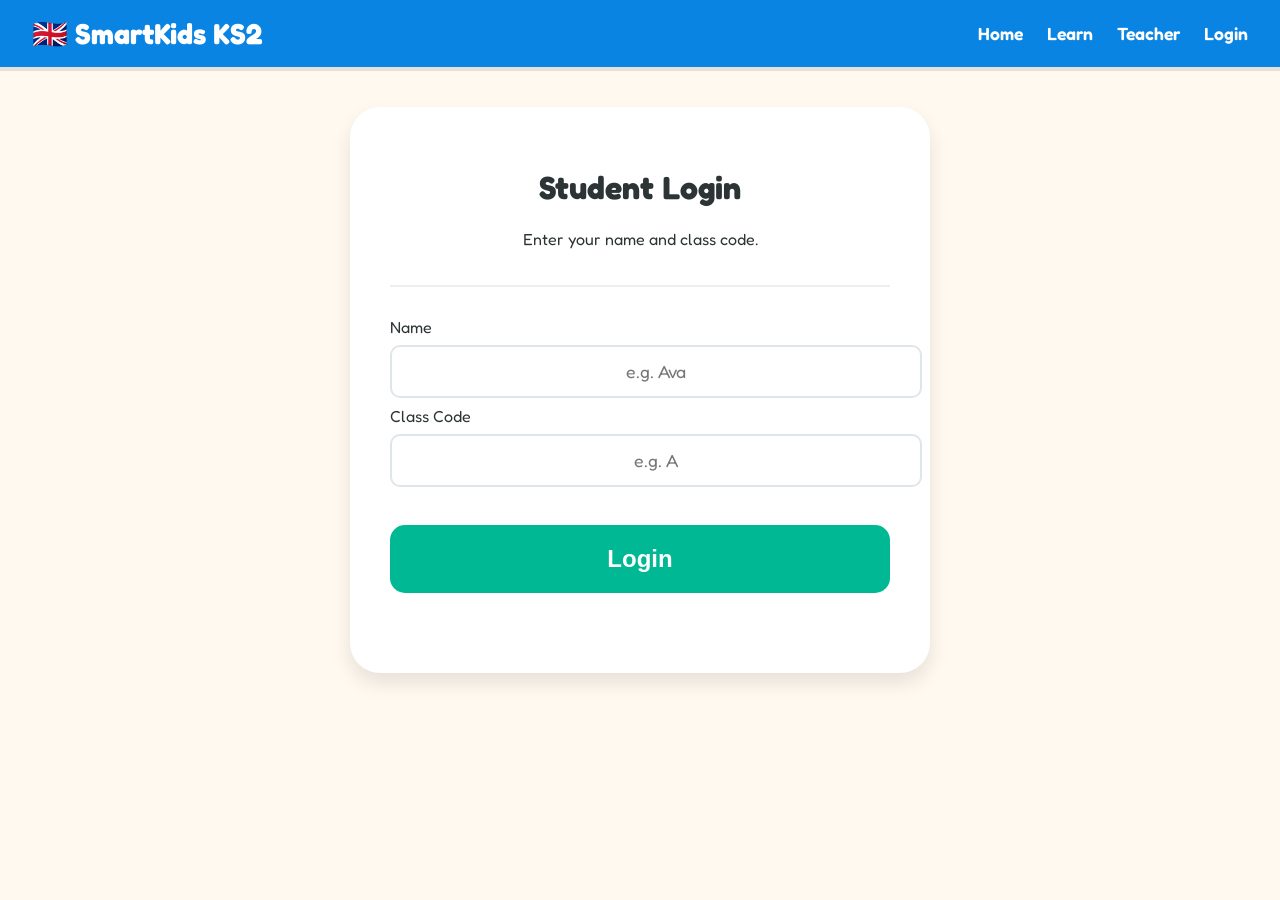
<file: login.html>
<!DOCTYPE html>
<html lang="en">
<head>
    <meta charset="UTF-8">
    <title>Login - SmartKids</title>
    <link rel="stylesheet" href="styles.css">
    <link href="https://fonts.googleapis.com/css2?family=Fredoka:wght@400;600&display=swap" rel="stylesheet">
</head>
<body>
    <header>
        <div class="logo">🇬🇧 SmartKids KS2</div>
        <nav>
            <a href="index.html">Home</a>
            <a href="learn.html">Learn</a>
            <a href="teacher.html">Teacher</a>
            <a href="login.html" class="active">Login</a>
        </nav>
    </header>
    <main>
        <div class="lesson-card" style="max-width:500px;">
            <div class="lesson-header">
                <h1>Student Login</h1>
                <p>Enter your name and class code.</p>
            </div>
            <div>
                <label>Name</label>
                <input id="name" type="text" placeholder="e.g. Ava" style="width:100%;padding:14px;margin:8px 0;border-radius:10px;border:2px solid #dfe6e9;font-size:1.1rem;">
                <label>Class Code</label>
                <input id="classCode" type="text" placeholder="e.g. A" style="width:100%;padding:14px;margin:8px 0;border-radius:10px;border:2px solid #dfe6e9;font-size:1.1rem;">
                <button class="start-quiz-btn" onclick="login()">Login</button>
                <div id="msg" class="feedback" style="margin-top:10px;"></div>
            </div>
        </div>
    </main>
    <script>
        const apiBase = location.hostname.endsWith('github.io') ? (localStorage.getItem('apiBase') || 'https://schooltrae-backend.onrender.com') : '';
        async function login() {
            const name = document.getElementById('name').value.trim();
            const classCode = document.getElementById('classCode').value.trim() || 'A';
            const msg = document.getElementById('msg');
            msg.textContent = "";
            if (!name) {
                msg.textContent = "Please enter your name.";
                msg.className = "feedback wrong";
                return;
            }
            try {
                const res = await fetch((apiBase || '') + '/api/login', {
                    method: 'POST',
                    headers: {'Content-Type':'application/json'},
                    body: JSON.stringify({name, classCode})
                });
                const data = await res.json();
                if (data.studentId) {
                    localStorage.setItem('studentId', data.studentId);
                    localStorage.setItem('studentName', name);
                    localStorage.setItem('classCode', classCode);
                    msg.textContent = "Logged in!";
                    msg.className = "feedback correct";
                    setTimeout(() => location.href = 'index.html', 800);
                } else {
                    msg.textContent = "Login failed.";
                    msg.className = "feedback wrong";
                }
            } catch (e) {
                msg.textContent = "Network error.";
                msg.className = "feedback wrong";
            }
        }
    </script>
</body>
</html>
</file>
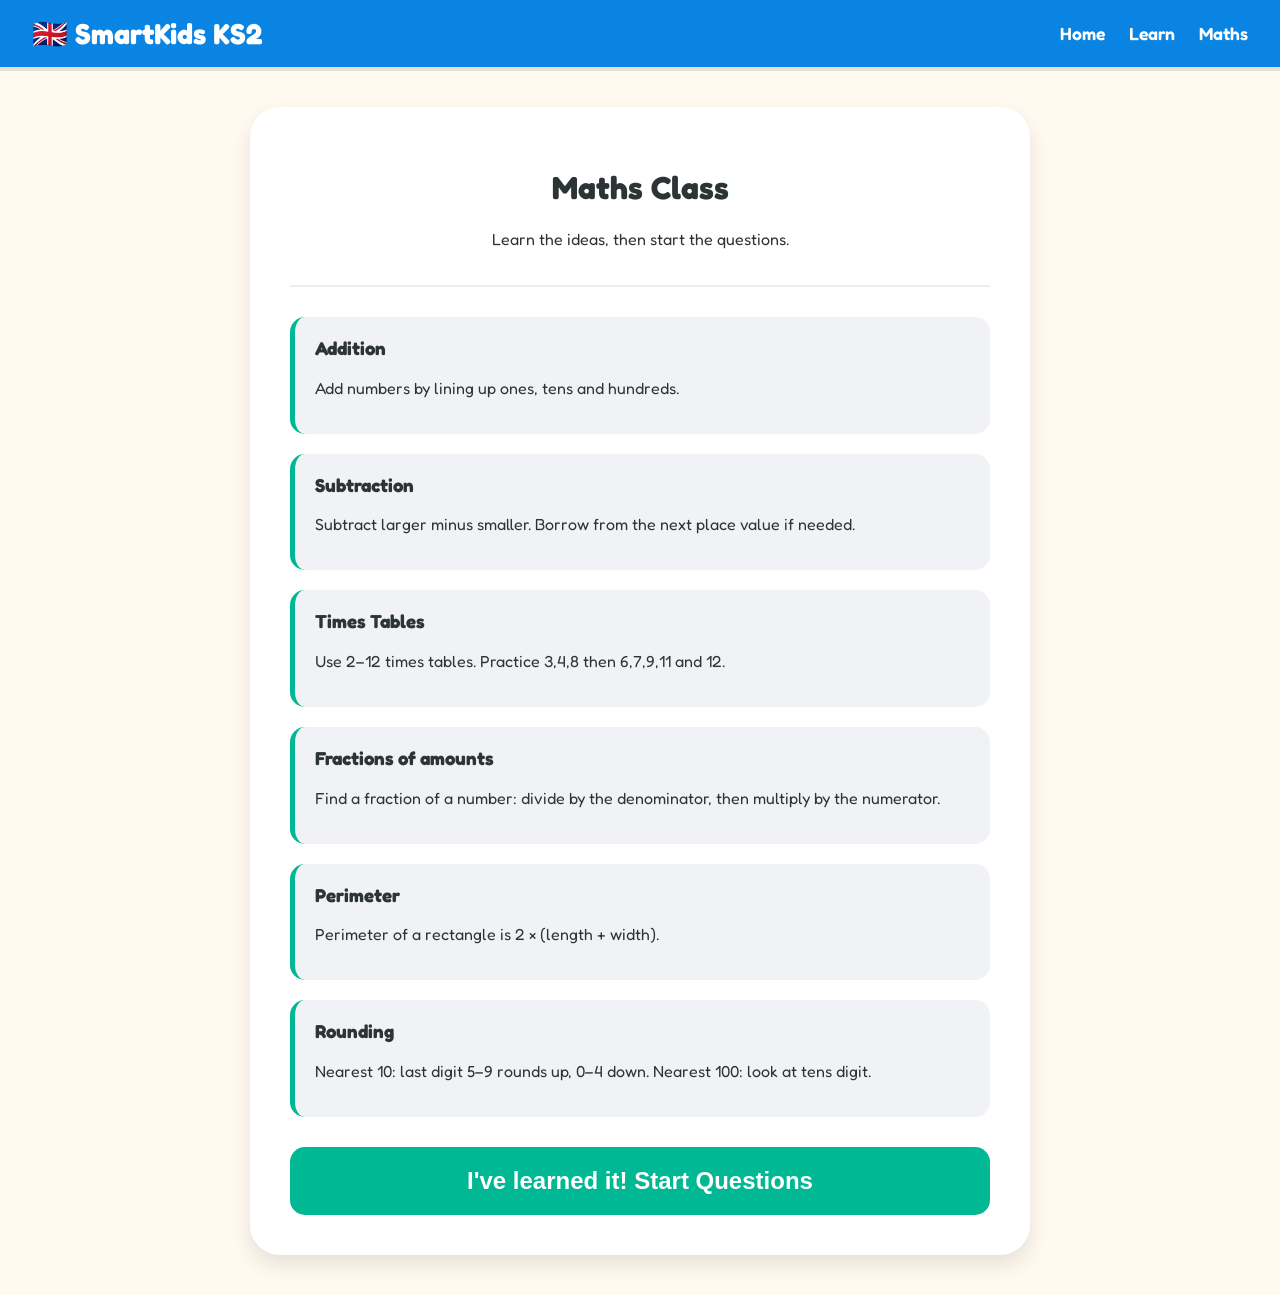
<file: maths.html>
<!DOCTYPE html>
<html lang="en">
<head>
    <meta charset="UTF-8">
    <title>Maths Practice - KS2</title>
    <link rel="stylesheet" href="styles.css">
    <link href="https://fonts.googleapis.com/css2?family=Fredoka:wght@400;600&display=swap" rel="stylesheet">
</head>
<body>
    <header>
        <div class="logo">🇬🇧 SmartKids KS2</div>
        <nav>
            <a href="index.html">Home</a>
            <a href="learn.html">Learn</a>
            <a href="maths.html" class="active">Maths</a>
        </nav>
    </header>

    <main>
        <div id="learn-section" class="lesson-card">
            <div class="lesson-header">
                <h1>Maths Class</h1>
                <p>Learn the ideas, then start the questions.</p>
            </div>
            <div class="lesson-content">
                <div class="fact-box">
                    <h3>Addition</h3>
                    <p>Add numbers by lining up ones, tens and hundreds.</p>
                </div>
                <div class="fact-box">
                    <h3>Subtraction</h3>
                    <p>Subtract larger minus smaller. Borrow from the next place value if needed.</p>
                </div>
                <div class="fact-box">
                    <h3>Times Tables</h3>
                    <p>Use 2–12 times tables. Practice 3,4,8 then 6,7,9,11 and 12.</p>
                </div>
                <div class="fact-box">
                    <h3>Fractions of amounts</h3>
                    <p>Find a fraction of a number: divide by the denominator, then multiply by the numerator.</p>
                </div>
                <div class="fact-box">
                    <h3>Perimeter</h3>
                    <p>Perimeter of a rectangle is 2 × (length + width).</p>
                </div>
                <div class="fact-box">
                    <h3>Rounding</h3>
                    <p>Nearest 10: last digit 5–9 rounds up, 0–4 down. Nearest 100: look at tens digit.</p>
                </div>
            </div>
            <button class="start-quiz-btn" onclick="startQuiz()">I've learned it! Start Questions</button>
        </div>

        <div id="quiz-section" class="game-area" style="display:none;">
            <div class="score-board">
                <span>Score: <span id="scoreDisplay">0</span></span>
                <span id="levelDisplay">Year 3 Level</span>
            </div>

            <div id="gameContent">
                <div id="tipBox" class="tip-box"></div>
                <h2 id="question">Loading...</h2>
                <input type="number" id="answer" placeholder="?">
                <button class="check-btn" onclick="checkAnswer()">Check Answer</button>
            </div>

            <div id="feedback" class="feedback"></div>
            
            <p style="margin-top:30px; font-size: 0.9rem; color: #888;">
                Aligned to UK National Curriculum (KS2)
            </p>
        </div>
    </main>

    <script>
        const apiBase = location.hostname.endsWith('github.io') ? (localStorage.getItem('apiBase') || 'https://schooltrae-backend.onrender.com') : '';
        let currentScore = parseInt(localStorage.getItem('mathsScore')) || 0;
        let num1, num2, correctAnswer;
        let questionType = ""; // 'add', 'sub', 'mult', 'frac', 'peri', 'round10', 'round100'

        updateScoreUI();

        function startQuiz() {
            const learn = document.getElementById('learn-section');
            const quiz = document.getElementById('quiz-section');
            if (learn) learn.style.display = 'none';
            if (quiz) quiz.style.display = 'block';
            generateQuestion();
        }

        function generateQuestion() {
            // Determine Level based on Score
            let level = 1; // Year 3
            if (currentScore >= 50) level = 2; // Year 4
            if (currentScore >= 150) level = 3; // Year 4 Challenge

            document.getElementById('levelDisplay').innerText = 
                level === 1 ? "Year 3 Level" : 
                level === 2 ? "Year 4 Level" : "Year 4 Challenge";

            const rand = Math.random();

            if (level === 1) {
                // YEAR 3: Multiples of 3, 4, 8 and Add/Sub within 100
                if (rand < 0.35) {
                    // Times Tables: 3, 4, 8
                    const tables = [3, 4, 8, 10, 5, 2];
                    num2 = tables[Math.floor(Math.random() * tables.length)];
                    num1 = Math.floor(Math.random() * 12) + 1;
                    questionType = 'mult';
                } else if (rand < 0.7) {
                    // Add/Sub within 100
                    num1 = Math.floor(Math.random() * 90) + 10;
                    num2 = Math.floor(Math.random() * 90) + 1;
                    questionType = Math.random() > 0.5 ? 'add' : 'sub';
                } else {
                    // Fractions of amounts (1/2, 1/4, 1/3)
                    const fracs = [{n:1,d:2},{n:1,d:4},{n:1,d:3}];
                    const f = fracs[Math.floor(Math.random()*fracs.length)];
                    num1 = Math.floor(Math.random()*48)+12;
                    correctAnswer = Math.floor(num1 * f.n / f.d);
                    questionType = 'frac';
                    document.getElementById('question').innerText = `${f.n}/${f.d} of ${num1} = ?`;
                }
            } else if (level === 2) {
                // YEAR 4: Multiples of 6, 7, 9 and Add/Sub within 1000
                if (rand < 0.4) {
                    // Times Tables: 6, 7, 9, 11
                    const tables = [6, 7, 9, 11];
                    num2 = tables[Math.floor(Math.random() * tables.length)];
                    num1 = Math.floor(Math.random() * 12) + 1;
                    questionType = 'mult';
                } else if (rand < 0.75) {
                    // Add/Sub within 1000
                    num1 = Math.floor(Math.random() * 800) + 100;
                    num2 = Math.floor(Math.random() * 800) + 100;
                    questionType = Math.random() > 0.5 ? 'add' : 'sub';
                } else {
                    // Perimeter of rectangle
                    const a = Math.floor(Math.random()*19)+2;
                    const b = Math.floor(Math.random()*19)+2;
                    correctAnswer = 2*(a+b);
                    questionType = 'peri';
                    document.getElementById('question').innerText = `Perimeter of ${a}cm × ${b}cm rectangle = ? cm`;
                }
            } else {
                // CHALLENGE: 12x table and bigger numbers
                if (rand < 0.3) {
                    num2 = 12;
                    num1 = Math.floor(Math.random() * 12) + 1;
                    questionType = 'mult';
                } else if (rand < 0.7) {
                    num1 = Math.floor(Math.random() * 2000) + 500;
                    num2 = Math.floor(Math.random() * 2000) + 100;
                    questionType = Math.random() > 0.5 ? 'add' : 'sub';
                } else {
                    // Rounding to nearest 10 or 100
                    const mode = Math.random() > 0.5 ? 'round10' : 'round100';
                    const x = Math.floor(Math.random()*990)+10;
                    questionType = mode;
                    if (mode === 'round10') {
                        correctAnswer = Math.round(x/10)*10;
                        document.getElementById('question').innerText = `Round ${x} to the nearest 10 = ?`;
                    } else {
                        correctAnswer = Math.round(x/100)*100;
                        document.getElementById('question').innerText = `Round ${x} to the nearest 100 = ?`;
                    }
                }
            }

            // Construct Question
            if (questionType === 'mult') {
                correctAnswer = num1 * num2;
                document.getElementById('question').innerText = `${num1} × ${num2} = ?`;
            } else if (questionType === 'add') {
                correctAnswer = num1 + num2;
                document.getElementById('question').innerText = `${num1} + ${num2} = ?`;
            } else if (questionType === 'sub') {
                // Subtraction (ensure positive result)
                if (num1 < num2) [num1, num2] = [num2, num1];
                correctAnswer = num1 - num2;
                document.getElementById('question').innerText = `${num1} − ${num2} = ?`;
            } else if (questionType === 'frac' || questionType === 'peri' || questionType === 'round10' || questionType === 'round100') {
                // already set correctAnswer and question text above
            }

            const tip = document.getElementById('tipBox');
            if (questionType === 'mult') tip.innerText = "Multiply the two numbers. Use your times tables.";
            else if (questionType === 'add') tip.innerText = "Add by lining up place values (ones, tens, hundreds).";
            else if (questionType === 'sub') tip.innerText = "Subtract larger minus smaller. Borrow if needed.";
            else if (questionType === 'frac') tip.innerText = "Find a fraction of a number: divide by the denominator, multiply by the numerator.";
            else if (questionType === 'peri') tip.innerText = "Perimeter of a rectangle is 2 × (length + width).";
            else if (questionType === 'round10') tip.innerText = "Nearest 10: last digit 5–9 rounds up, 0–4 rounds down.";
            else if (questionType === 'round100') tip.innerText = "Nearest 100: look at the tens digit to round up or down.";

            document.getElementById('answer').value = '';
            document.getElementById('answer').focus();
        }

        function checkAnswer() {
            const userIn = document.getElementById('answer').value;
            if (userIn === '') return;
            
            const val = parseInt(userIn);
            const feedback = document.getElementById('feedback');

            if (val === correctAnswer) {
                currentScore += 10;
                feedback.innerText = "Brilliant! 🌟";
                feedback.className = "feedback correct";
                checkAwards(currentScore);
            } else {
                currentScore = Math.max(0, currentScore - 5);
                feedback.innerText = `Not quite. It was ${correctAnswer}.`;
                feedback.className = "feedback wrong";
            }

            const qKey = 'mathsQuestions';
            let qCount = parseInt(localStorage.getItem(qKey) || 0);
            qCount += 1;
            localStorage.setItem(qKey, qCount);
            if (qCount % 15 === 0) {
                alert(`🎖️ Maths Milestone: ${qCount} questions completed!`);
            }

            localStorage.setItem('mathsScore', currentScore);
            updateScoreUI();
            reportProgress();
            
            setTimeout(() => {
                feedback.innerText = "";
                generateQuestion();
            }, 2000);
        }

        function updateScoreUI() {
            document.getElementById('scoreDisplay').innerText = currentScore;
        }

        function checkAwards(score) {
            if (score === 50) alert("🏆 New Award: Bronze Medal (Year 3 Apprentice)");
            if (score === 100) alert("🏆 New Award: Silver Medal (Year 4 Scholar)");
            if (score === 200) alert("🏆 New Award: Gold Medal (Maths Master)");
        }

        document.getElementById('answer').addEventListener("keypress", function(event) {
            if (event.key === "Enter") checkAnswer();
        });

        async function reportProgress() {
            const sid = localStorage.getItem('studentId');
            if (!sid) return;
            const questionsCount = parseInt(localStorage.getItem('mathsQuestions') || 0);
            try {
                await fetch((apiBase || '') + '/api/progress', {
                    method: 'POST',
                    headers: {'Content-Type':'application/json'},
                    body: JSON.stringify({studentId: sid, subject: 'maths', scoreTotal: currentScore, questionsCount})
                });
            } catch (e) {}
        }
    </script>
</body>
</html>
</file>
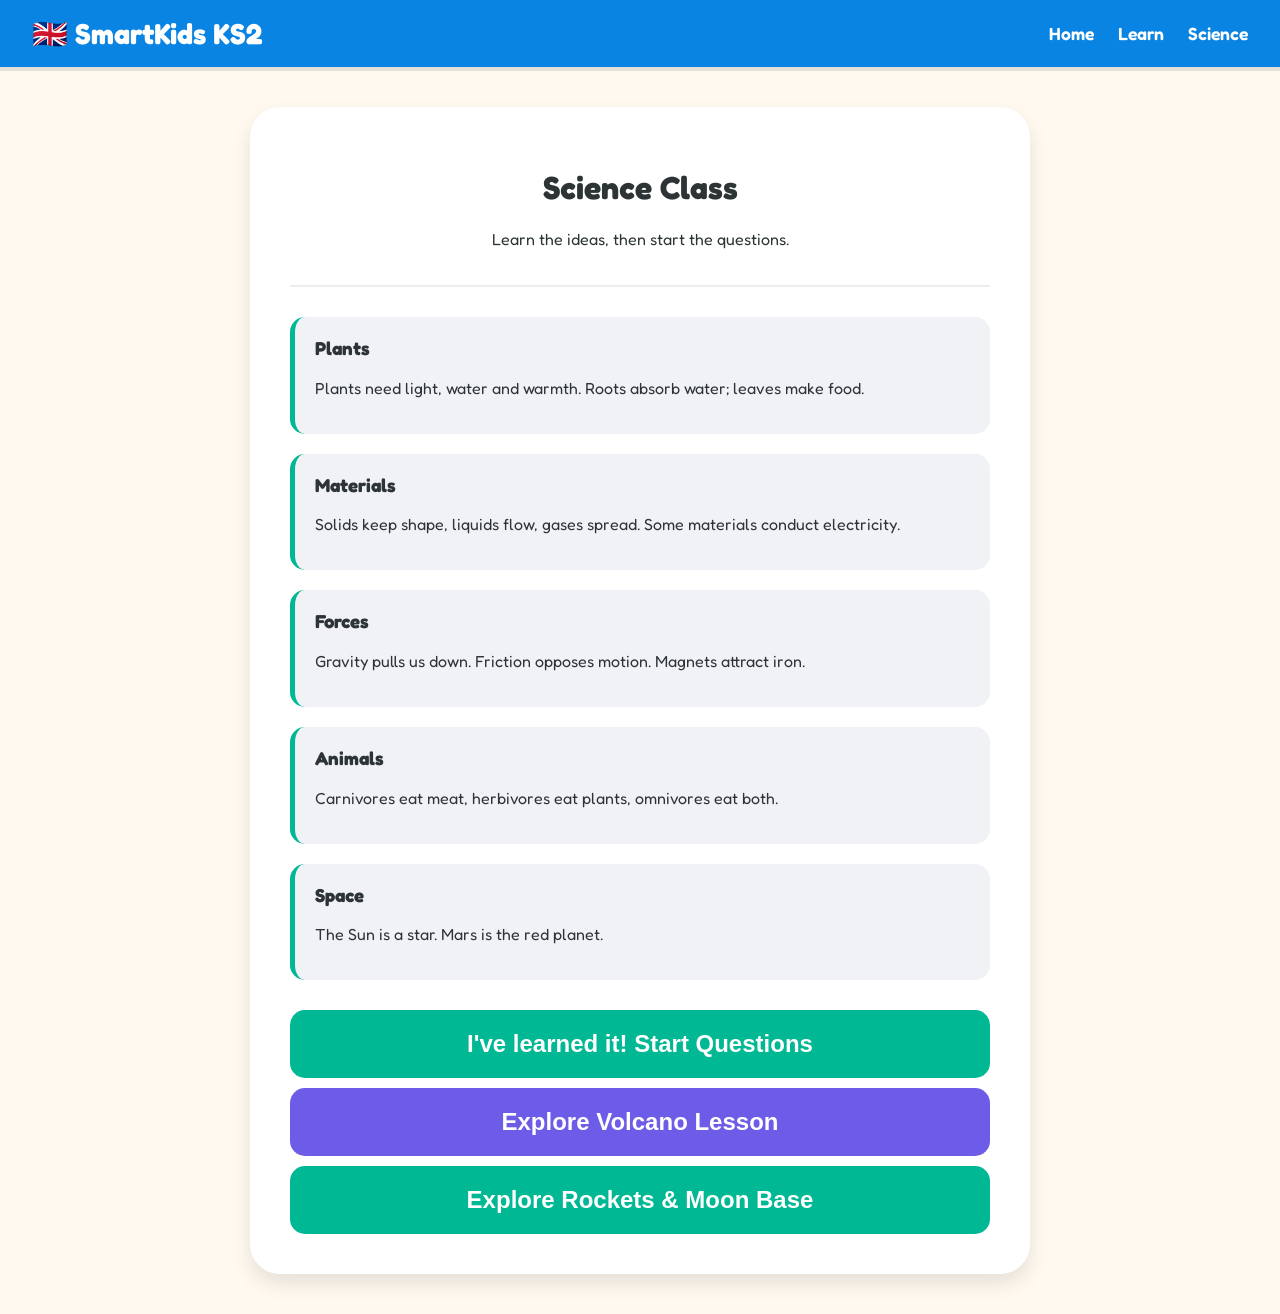
<file: science.html>
<!DOCTYPE html>
<html lang="en">
<head>
    <meta charset="UTF-8">
    <title>Science Practice - KS2</title>
    <link rel="stylesheet" href="styles.css">
    <link href="https://fonts.googleapis.com/css2?family=Fredoka:wght@400;600&display=swap" rel="stylesheet">
</head>
<body class="science-theme">
    <header>
        <div class="logo">🇬🇧 SmartKids KS2</div>
        <nav>
            <a href="index.html">Home</a>
            <a href="learn.html">Learn</a>
            <a href="science.html" class="active">Science</a>
        </nav>
    </header>

    <main>
        <div id="learn-section" class="lesson-card">
            <div class="lesson-header">
                <h1>Science Class</h1>
                <p>Learn the ideas, then start the questions.</p>
            </div>
            <div class="lesson-content">
                <div class="fact-box">
                    <h3>Plants</h3>
                    <p>Plants need light, water and warmth. Roots absorb water; leaves make food.</p>
                </div>
                <div class="fact-box">
                    <h3>Materials</h3>
                    <p>Solids keep shape, liquids flow, gases spread. Some materials conduct electricity.</p>
                </div>
                <div class="fact-box">
                    <h3>Forces</h3>
                    <p>Gravity pulls us down. Friction opposes motion. Magnets attract iron.</p>
                </div>
                <div class="fact-box">
                    <h3>Animals</h3>
                    <p>Carnivores eat meat, herbivores eat plants, omnivores eat both.</p>
                </div>
                <div class="fact-box">
                    <h3>Space</h3>
                    <p>The Sun is a star. Mars is the red planet.</p>
                </div>
            </div>
            <button class="start-quiz-btn" onclick="startQuiz()">I've learned it! Start Questions</button>
            <button class="start-quiz-btn" style="background:#6c5ce7;margin-top:10px;" onclick="location.href='lesson_volcano.html'">Explore Volcano Lesson</button>
            <button class="start-quiz-btn" style="background:#00b894;margin-top:10px;" onclick="location.href='lesson_rockets.html'">Explore Rockets & Moon Base</button>
        </div>

        <div id="quiz-section" class="game-area" style="display:none;">
            <div class="score-board">
                <span>Score: <span id="scoreDisplay">0</span></span>
                <span>Nature & Forces</span>
            </div>

            <div id="gameContent">
                <div id="tipBox" class="tip-box"></div>
                <h2 id="question" style="font-size: 2rem;">Loading...</h2>
                <div id="options" class="options-grid">
                    <!-- Buttons will appear here -->
                </div>
            </div>

            <div id="feedback" class="feedback"></div>
            
            <p style="margin-top:30px; font-size: 0.9rem; color: #888;">
                Aligned to UK National Curriculum (KS2)
            </p>
        </div>
    </main>

    <script>
        const apiBase = location.hostname.endsWith('github.io') ? (localStorage.getItem('apiBase') || 'https://schooltrae-backend.onrender.com') : '';
        let currentScore = parseInt(localStorage.getItem('scienceScore')) || 0;
        let currentQuestion = {};

        // Question Bank (KS2: Plants, Animals, Matter, Forces, Space)
        const questions = [
            { q: "What do plants need to grow?", tip: "Plants need light, water and the right temperature.", options: ["Sand & Oil", "Light & Water", "Milk & Bread", "Darkness"], a: "Light & Water" },
            { q: "Which part of the plant absorbs water?", tip: "Roots absorb water and minerals from the soil.", options: ["Leaves", "Flowers", "Roots", "Stem"], a: "Roots" },
            { q: "An animal that eats ONLY meat is a...", tip: "Carnivores eat meat; herbivores eat plants; omnivores eat both.", options: ["Herbivore", "Carnivore", "Omnivore", "Producer"], a: "Carnivore" },
            { q: "Which of these is a SOLID?", tip: "Solids keep their shape; liquids flow; gases spread.", options: ["Water", "Air", "Wood", "Steam"], a: "Wood" },
            { q: "When water freezes, it becomes...", tip: "Freezing turns liquid into solid.", options: ["Steam", "Ice", "Gas", "Liquid"], a: "Ice" },
            { q: "Which force pulls us towards the Earth?", tip: "Gravity is the pull towards Earth.", options: ["Magnetism", "Friction", "Gravity", "Push"], a: "Gravity" },
            { q: "The Sun is a...", tip: "The Sun is a star that gives us light and heat.", options: ["Planet", "Star", "Moon", "Asteroid"], a: "Star" },
            { q: "Which material is magnetic?", tip: "Iron is magnetic; plastics and wood are not.", options: ["Plastic", "Iron", "Wood", "Glass"], a: "Iron" },
            { q: "Humans have a skeleton to...", tip: "Skeletons support the body and protect organs.", options: ["Keep warm", "Digest food", "Support the body", "Hear sounds"], a: "Support the body" },
            { q: "Electricity flows through...", tip: "Conductors let electricity flow; insulators do not.", options: ["Conductors", "Insulators", "Rubber", "Plastic"], a: "Conductors" },
            { q: "What do seeds need to germinate?", tip: "Seeds start growing with water and warmth.", options: ["Salt", "Light & Water", "Water & Warmth", "Oil"], a: "Water & Warmth" },
            { q: "Which is an INSULATOR?", tip: "Rubber is an insulator that stops electricity.", options: ["Copper", "Iron", "Rubber", "Steel"], a: "Rubber" },
            { q: "A circuit will only work when it is...", tip: "Closed circuits let electricity flow.", options: ["Open", "Broken", "Closed", "Painted"], a: "Closed" },
            { q: "Evaporation turns liquid water into...", tip: "Evaporation turns liquid into gas.", options: ["Ice", "Steam/Gas", "Salt", "Clouds only"], a: "Steam/Gas" },
            { q: "Condensation turns water vapour into...", tip: "Condensation turns gas back into liquid water.", options: ["Liquid water", "Sand", "Metal", "Rock"], a: "Liquid water" },
            { q: "Which change is NOT reversible?", tip: "Burning causes a new substance and cannot be reversed.", options: ["Melting ice", "Dissolving sugar", "Burning wood", "Freezing water"], a: "Burning wood" },
            { q: "Animals that eat plants and meat are...", tip: "Omnivores eat both plants and animals.", options: ["Herbivores", "Carnivores", "Omnivores", "Detritivores"], a: "Omnivores" },
            { q: "Shadows get longer when the light source is...", tip: "Further light sources make longer, softer shadows.", options: ["Closer", "Further", "Hidden", "Off"], a: "Further" },
            { q: "Which habitat suits a camel?", tip: "Camels are adapted to dry, hot deserts.", options: ["Rainforest", "Desert", "Arctic", "Pond"], a: "Desert" },
            { q: "Which material is best for a frying pan?", tip: "Metals conduct heat well.", options: ["Paper", "Plastic", "Metal", "Wool"], a: "Metal" },
            { q: "Which part of the plant makes food?", tip: "Leaves use sunlight to make food.", options: ["Roots", "Stem", "Leaves", "Flower"], a: "Leaves" },
            { q: "Which planet is known as the Red Planet?", tip: "Mars looks red because of iron oxide.", options: ["Earth", "Mars", "Jupiter", "Venus"], a: "Mars" },
            { q: "Friction is a force that...", tip: "Friction slows motion between two surfaces.", options: ["Speeds up motion", "Opposes motion", "Makes heat only", "Pushes upward"], a: "Opposes motion" }
        ];

        updateScoreUI();

        function startQuiz() {
            const learn = document.getElementById('learn-section');
            const quiz = document.getElementById('quiz-section');
            if (learn) learn.style.display = 'none';
            if (quiz) quiz.style.display = 'block';
            generateQuestion();
        }

        function generateQuestion() {
            const index = Math.floor(Math.random() * questions.length);
            currentQuestion = questions[index];

            document.getElementById('question').innerHTML = currentQuestion.q;
            document.getElementById('tipBox').innerText = currentQuestion.tip || "Recall the science idea: materials, forces, plants, or space.";
            
            const optionsDiv = document.getElementById('options');
            optionsDiv.innerHTML = "";

            let opts = [...currentQuestion.options];
            opts.sort(() => Math.random() - 0.5);

            opts.forEach(opt => {
                const btn = document.createElement('button');
                btn.className = 'option-btn';
                btn.innerText = opt;
                btn.onclick = () => checkAnswer(opt);
                optionsDiv.appendChild(btn);
            });
        }

        function checkAnswer(selected) {
            const feedback = document.getElementById('feedback');

            if (selected === currentQuestion.a) {
                currentScore += 10;
                feedback.innerText = "Correct! 🌟";
                feedback.className = "feedback correct";
                checkAwards(currentScore);
            } else {
                currentScore = Math.max(0, currentScore - 5);
                feedback.innerText = `Oops! The answer was: ${currentQuestion.a}`;
                feedback.className = "feedback wrong";
            }

            const qKey = 'scienceQuestions';
            let qCount = parseInt(localStorage.getItem(qKey) || 0);
            qCount += 1;
            localStorage.setItem(qKey, qCount);
            if (qCount % 15 === 0) {
                alert(`🎖️ Science Milestone: ${qCount} questions completed!`);
            }

            localStorage.setItem('scienceScore', currentScore);
            updateScoreUI();
            reportProgress();
            
            const btns = document.querySelectorAll('.option-btn');
            btns.forEach(b => b.disabled = true);

            setTimeout(() => {
                feedback.innerText = "";
                generateQuestion();
            }, 2000);
        }

        function updateScoreUI() {
            document.getElementById('scoreDisplay').innerText = currentScore;
        }

        function checkAwards(score) {
            if (score === 50) alert("🏆 New Award: Bronze Explorer!");
            if (score === 100) alert("🏆 New Award: Silver Scientist!");
            if (score === 200) alert("🏆 New Award: Gold Genius!");
        }

        async function reportProgress() {
            const sid = localStorage.getItem('studentId');
            if (!sid) return;
            const questionsCount = parseInt(localStorage.getItem('scienceQuestions') || 0);
            try {
                await fetch((apiBase || '') + '/api/progress', {
                    method: 'POST',
                    headers: {'Content-Type':'application/json'},
                    body: JSON.stringify({studentId: sid, subject: 'science', scoreTotal: currentScore, questionsCount})
                });
            } catch (e) {}
        }
    </script>
</body>
</html>
</file>
<file: styles.css>
:root {
    --bg-color: #FFF9F0;
    --text-color: #2D3436;
    --header-bg: #0984e3;      /* Royal Blue */
    --maths-color: #d63031;    /* Red */
    --english-color: #fdcb6e;  /* Yellow */
    --science-color: #00b894;  /* Green */
}

body {
    font-family: 'Fredoka', sans-serif;
    background-color: var(--bg-color);
    color: var(--text-color);
    margin: 0;
    padding: 0;
}

header {
    background-color: var(--header-bg);
    padding: 1rem 2rem;
    display: flex;
    justify-content: space-between;
    align-items: center;
    color: white;
    box-shadow: 0 4px 0 rgba(0,0,0,0.1);
}

.logo { font-size: 1.8rem; font-weight: bold; }

nav a {
    color: white;
    text-decoration: none;
    margin-left: 20px;
    font-weight: 600;
    font-size: 1.1rem;
}

main { max-width: 900px; margin: 0 auto; padding: 40px 20px; text-align: center; }

.awards-section {
    background: white;
    padding: 20px;
    border-radius: 20px;
    margin: 20px auto;
    max-width: 600px;
    border: 2px dashed #b2bec3;
}
.trophy-shelf { display: flex; justify-content: center; gap: 20px; min-height: 80px; align-items: center; }
.trophy { font-size: 2.5rem; text-align: center; font-size: 1rem; }

.subject-container { display: flex; justify-content: center; gap: 30px; flex-wrap: wrap; margin-top: 40px; }

.card {
    background: white;
    padding: 30px;
    width: 220px;
    border-radius: 20px;
    box-shadow: 0 5px 15px rgba(0,0,0,0.05);
    transition: transform 0.2s;
    border-bottom: 6px solid #ddd;
    cursor: pointer;
}
.card:hover { transform: translateY(-8px); }
.card.maths { border-color: var(--maths-color); }
.card.english { border-color: var(--english-color); }
.card.science { border-color: var(--science-color); }

.card button {
    margin-top: 15px;
    border: none;
    padding: 10px 20px;
    border-radius: 20px;
    font-weight: bold;
    color: white;
    cursor: pointer;
    width: 100%;
}
.card.maths button { background: var(--maths-color); }
.card.english button { background: var(--english-color); color: #333; }
.card.science button { background: var(--science-color); }

/* Game Area */
.game-area {
    background: white;
    padding: 40px;
    border-radius: 30px;
    max-width: 500px;
    margin: 0 auto;
    border: 4px solid var(--maths-color);
    box-shadow: 0 10px 20px rgba(0,0,0,0.05);
}

.score-board { display: flex; justify-content: space-between; font-weight: bold; margin-bottom: 15px; font-size: 1.2rem; }
#question { font-size: 3rem; margin: 30px 0; }
input { font-size: 2rem; padding: 10px; width: 150px; text-align: center; border-radius: 10px; border: 2px solid #ccc; font-family: inherit; }
.check-btn { width: 100%; padding: 15px; font-size: 1.3rem; background: var(--maths-color); color: white; border: none; border-radius: 15px; margin-top: 20px; cursor: pointer; }
.feedback { font-size: 1.5rem; margin-top: 20px; height: 30px; font-weight: bold; }
.correct { color: #00b894; }
.wrong { color: #d63031; }

/* Multiple Choice Grid */
.options-grid {
    display: grid;
    grid-template-columns: 1fr 1fr;
    gap: 15px;
    margin-top: 20px;
}
.option-btn {
    padding: 20px;
    font-size: 1.2rem;
    border: 3px solid #dfe6e9;
    background: white;
    border-radius: 15px;
    cursor: pointer;
    font-weight: bold;
    color: var(--text-color);
    transition: all 0.2s;
    font-family: inherit;
}
.option-btn:hover {
    background: #f1f2f6;
    border-color: #b2bec3;
    transform: translateY(-3px);
}
.option-btn:active {
    transform: translateY(2px);
}

/* Lesson Layouts */
.lesson-card {
    background: white;
    padding: 40px;
    border-radius: 30px;
    max-width: 700px;
    margin: 0 auto;
    box-shadow: 0 10px 20px rgba(0,0,0,0.1);
    text-align: left;
}

.lesson-header {
    text-align: center;
    margin-bottom: 30px;
    border-bottom: 2px solid #eee;
    padding-bottom: 20px;
}

.fact-box {
    background: #f1f2f6;
    padding: 20px;
    border-radius: 15px;
    margin-bottom: 20px;
    border-left: 5px solid var(--science-color);
}

.fact-box h3 { margin-top: 0; color: #2d3436; }
.highlight { font-weight: bold; padding: 2px 5px; border-radius: 5px; color: white; }
.highlight.red { background: #d63031; }
.highlight.orange { background: #e17055; }

.start-quiz-btn {
    display: block;
    width: 100%;
    padding: 20px;
    font-size: 1.5rem;
    background: var(--science-color);
    color: white;
    border: none;
    border-radius: 15px;
    cursor: pointer;
    font-weight: bold;
    margin-top: 30px;
    transition: transform 0.2s;
}
.start-quiz-btn:hover { transform: scale(1.02); }

/* Featured Lesson on Home */
.featured-section {
    margin: 40px auto;
    max-width: 800px;
    text-align: left;
}
.featured-card {
    background: linear-gradient(135deg, #6c5ce7, #a29bfe);
    color: white;
    padding: 30px;
    border-radius: 25px;
    display: flex;
    align-items: center;
    justify-content: space-between;
    box-shadow: 0 10px 20px rgba(108, 92, 231, 0.3);
    cursor: pointer;
    text-decoration: none;
    transition: transform 0.3s;
}
.featured-card:hover { transform: translateY(-5px); }
.featured-text h2 { margin: 0 0 10px 0; font-size: 2rem; }
.featured-text p { margin: 0; font-size: 1.1rem; opacity: 0.9; }
.featured-icon { font-size: 4rem; }

/* Lesson Images */
.lesson-img {
    width: 100%;
    max-height: 250px;
    object-fit: cover;
    border-radius: 10px;
    margin-top: 15px;
    box-shadow: 0 4px 8px rgba(0,0,0,0.1);
}

.quiz-image {
    max-width: 100%;
    max-height: 250px;
    border-radius: 15px;
    box-shadow: 0 5px 15px rgba(0,0,0,0.15);
    border: 3px solid white;
}

.tip-box {
    background: #e8f5fd;
    border: 2px solid #81d4fa;
    color: #2d3436;
    padding: 14px;
    border-radius: 12px;
    font-size: 1rem;
    margin-bottom: 15px;
}
</file>
